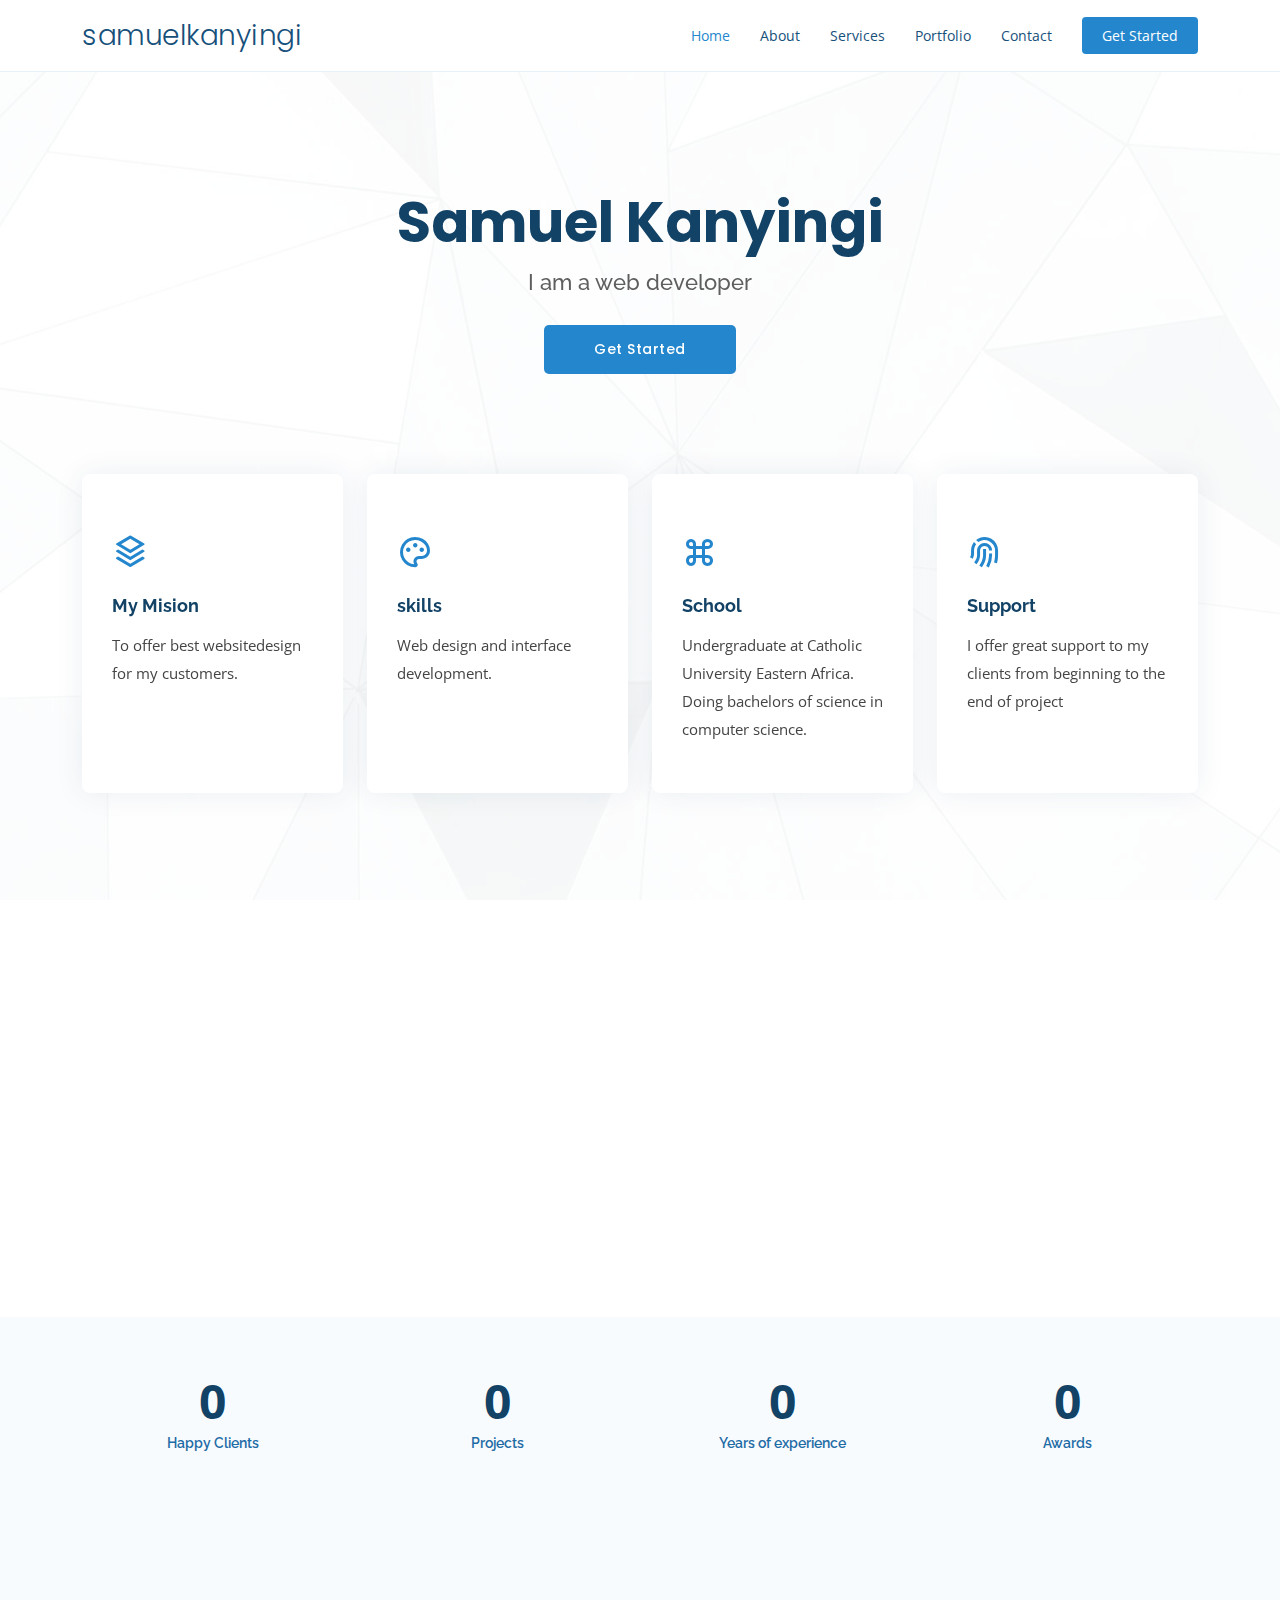
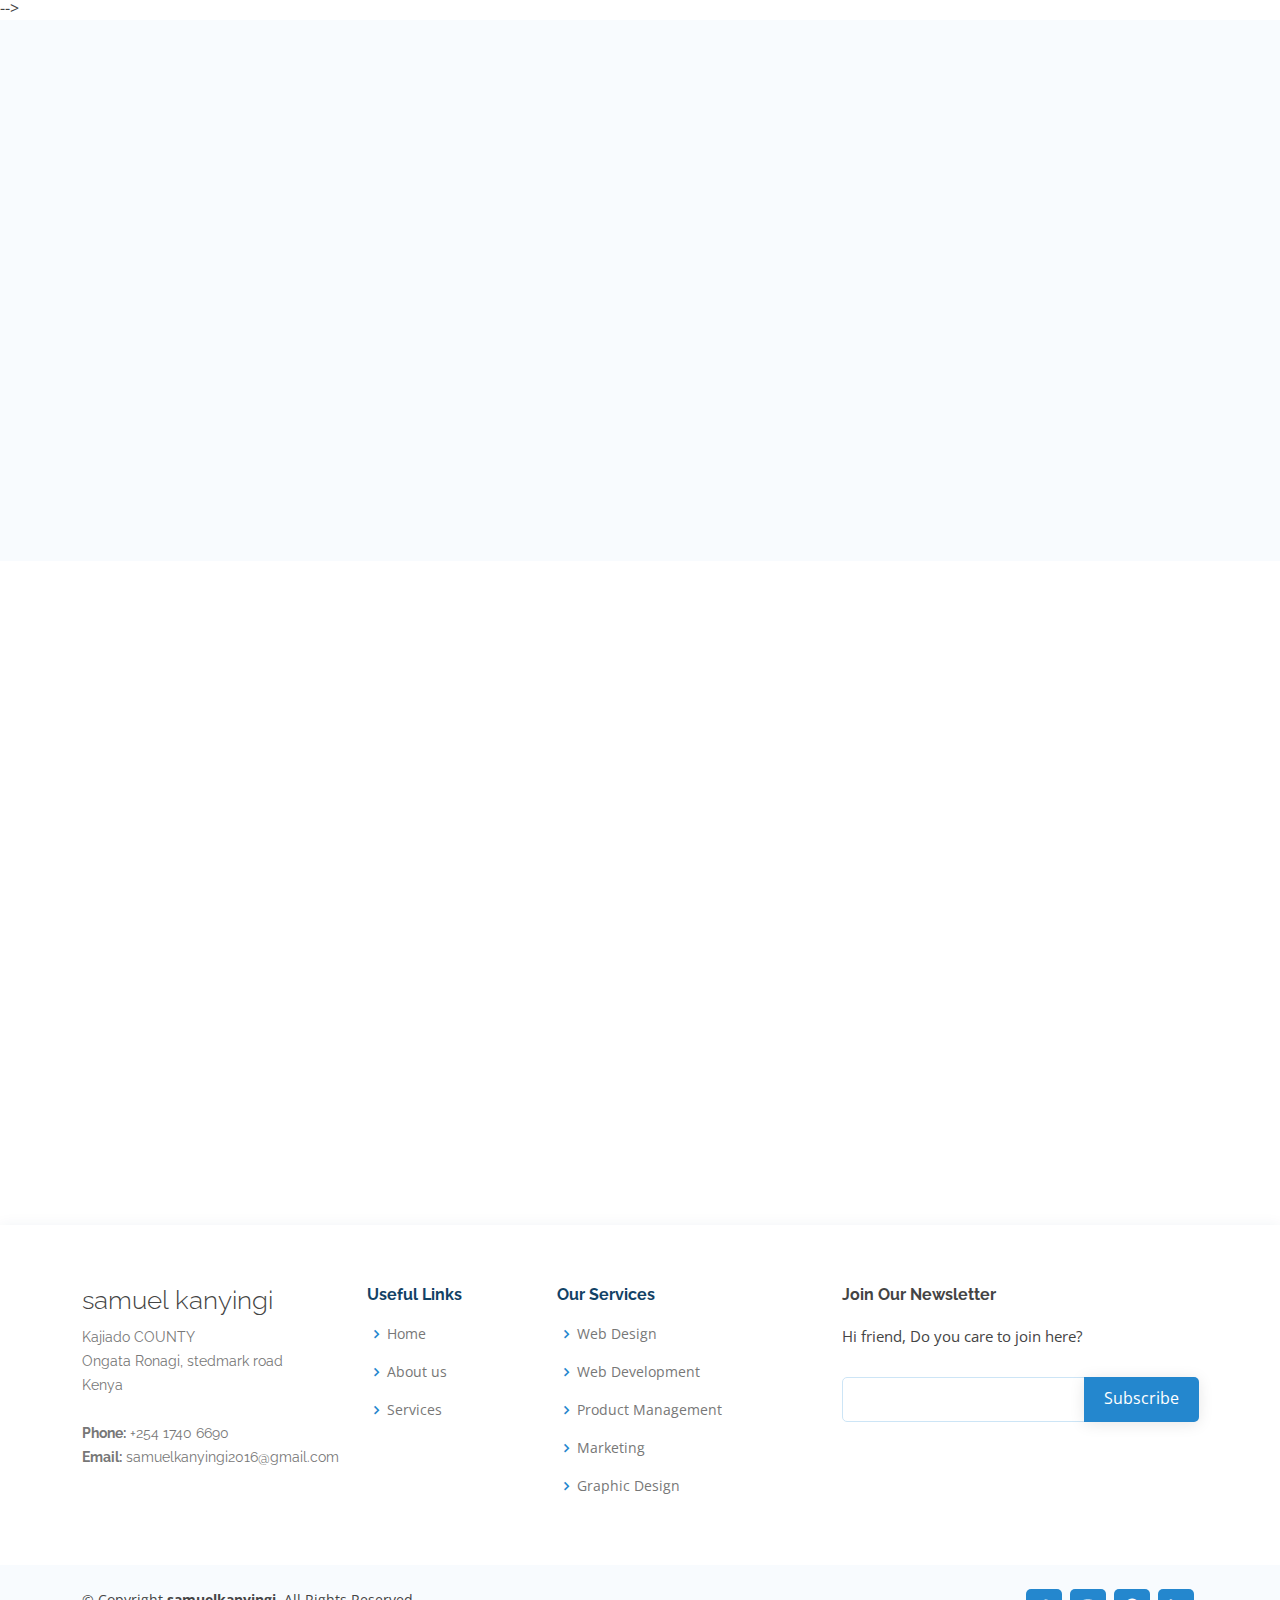
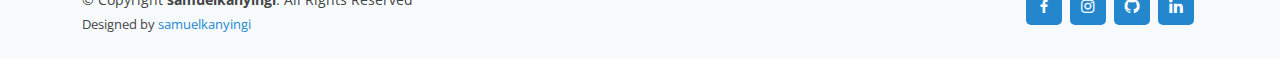
<file: index.html>
<!DOCTYPE html>
<html lang="en">

<head>
  <meta charset="utf-8">
  <meta content="width=device-width, initial-scale=1.0" name="viewport">

  <title>samuelkanyingi </title>
  <meta content="" name="description">
  <meta content="" name="keywords">

  <!-- Favicons -->
  <link href="assets/img/favicon.png" rel="icon">
  <link href="assets/img/apple-touch-icon.png" rel="apple-touch-icon">

  <!-- Google Fonts -->
  <link href="https://fonts.googleapis.com/css?family=Open+Sans:300,300i,400,400i,600,600i,700,700i|Raleway:300,300i,400,400i,500,500i,600,600i,700,700i|Poppins:300,300i,400,400i,500,500i,600,600i,700,700i" rel="stylesheet">

  <!-- Vendor CSS Files -->
  <link href="assets/vendor/aos/aos.css" rel="stylesheet">
  <link href="assets/vendor/bootstrap/css/bootstrap.min.css" rel="stylesheet">
  <link href="assets/vendor/bootstrap-icons/bootstrap-icons.css" rel="stylesheet">
  <link href="assets/vendor/boxicons/css/boxicons.min.css" rel="stylesheet">
  <link href="assets/vendor/glightbox/css/glightbox.min.css" rel="stylesheet">
  <link href="assets/vendor/remixicon/remixicon.css" rel="stylesheet">
  <link href="assets/vendor/swiper/swiper-bundle.min.css" rel="stylesheet">

  <!-- Template Main CSS File -->
  <link href="assets/css/style.css" rel="stylesheet">

  <!-- =======================================================
  * Template Name: OnePage - v4.7.0
  * Template URL: https://bootstrapmade.com/onepage-multipurpose-bootstrap-template/
  * Author: BootstrapMade.com
  * License: https://bootstrapmade.com/license/
  ======================================================== -->
</head>

<body>

  <!-- ======= Header ======= -->
  <header id="header" class="fixed-top">
    <div class="container d-flex align-items-center justify-content-between">

      <h1 class="logo"><a href="index.html">samuelkanyingi</a></h1>
      <!-- Uncomment below if you prefer to use an image logo -->
      <!-- <a href="index.html" class="logo"><img src="assets/img/logo.png" alt="" class="img-fluid"></a>-->

      <nav id="navbar" class="navbar">
        <ul>
          <li><a class="nav-link scrollto active" href="#hero">Home</a></li>
          <li><a class="nav-link scrollto" href="#about">About</a></li>
          <li><a class="nav-link scrollto" href="#services">Services</a></li>
          <li><a class="nav-link scrollto o" href="#portfolio">Portfolio</a></li>
  
         <!-- <li><a class="nav-link scrollto" href="#pricing">Pricing</a></li>  -->
          <!--<li class="dropdown"><a href="#"><span>Menu</span> <i class="bi bi-chevron-down"></i></a>
           <ul>
              <li><a href="#">Home</a></li>
              <li class="dropdown"><a href="#"><span>Menu</span> <i class="bi bi-chevron-right"></i></a>
                <ul>
                  <li><a href="#">Home</a></li>
                  <li><a href="#">Services</a></li>
                  <li><a href="#">About</a></li>
                  <li><a href="#">Services</a></li>
                  <li><a href="#">Portfolio</a></li>
                </ul>
              </li>
              <li><a href="#">About</a></li>
              <li><a href="#">Services</a></li>
              <li><a href="#">Portfolio</a></li>
            </ul> -->
          </li>
          <li><a class="nav-link scrollto" href="#contact">Contact</a></li>
          <li><a class="getstarted scrollto" href="#about">Get Started</a></li>
        </ul>
        <i class="bi bi-list mobile-nav-toggle"></i>
      </nav><!-- .navbar -->

   </div>
  </header><!-- End Header -->

  <!-- ======= Hero Section ======= -->
  <section id="hero" class="d-flex align-items-center">
    <div class="container position-relative" data-aos="fade-up" data-aos-delay="100">
      <div class="row justify-content-center">
        <div class="col-xl-7 col-lg-9 text-center">
          <h1>Samuel Kanyingi</h1>
          <h2>I am a web developer</h2>
        </div>
      </div>
      <div class="text-center">
        <a href="#about" class="btn-get-started scrollto">Get Started</a>
      </div>

      <div class="row icon-boxes">
        <div class="col-md-6 col-lg-3 d-flex align-items-stretch mb-5 mb-lg-0" data-aos="zoom-in" data-aos-delay="200">
          <div class="icon-box">
            <div class="icon"><i class="ri-stack-line"></i></div>
            <h4 class="title"><a href="">My Mision</a></h4>
            <p class="description">To offer best websitedesign for my customers.</p>
          </div>
        </div>

        <div class="col-md-6 col-lg-3 d-flex align-items-stretch mb-5 mb-lg-0" data-aos="zoom-in" data-aos-delay="300">
          <div class="icon-box">
            <div class="icon"><i class="ri-palette-line"></i></div>
            <h4 class="title"><a href="">skills</a></h4>
            <p class="description">Web design and interface development.</p>
          </div>
        </div>

        <div class="col-md-6 col-lg-3 d-flex align-items-stretch mb-5 mb-lg-0" data-aos="zoom-in" data-aos-delay="400">
          <div class="icon-box">
            <div class="icon"><i class="ri-command-line"></i></div>
            <h4 class="title"><a href="">School</a></h4>
            <p class="description"> Undergraduate at Catholic University Eastern Africa.</p>
            <p class="description"> Doing bachelors of science in computer science.</p>

          </div>
        </div>

        <div class="col-md-6 col-lg-3 d-flex align-items-stretch mb-5 mb-lg-0" data-aos="zoom-in" data-aos-delay="500">
          <div class="icon-box">
            <div class="icon"><i class="ri-fingerprint-line"></i></div>
            <h4 class="title"><a href="">Support</a></h4>
            <p class="description">I offer great support to my clients from beginning to the end of project</p>
          </div>
        </div>

      </div>
    </div>
  </section><!-- End Hero -->

  <main id="main">

    <!-- ======= About Section ======= -->
    <section id="about" class="about">
      <div class="container" data-aos="fade-up">

        <div class="section-title">
          <h2>About Us</h2>
          <p>I am a fulltime web developer  who can help you achieve our objectives. </p>
        </div>

        <div class="row content">
          <div class="col-lg-6">
            <p>
              As a web developer i offer various services.Check out below.
              
            </p>
            <ul>
              <li><i class="ri-check-double-line"></i> Website design </li>
              <li><i class="ri-check-double-line"></i> Customer design</li>
              <li><i class="ri-check-double-line"></i> User desig and interface</li>
            </ul>
          </div>
          <div class="col-lg-6 pt-4 pt-lg-0">
            <p>
              We also great customer experience starting from beginning to end of project.
              I am profound in the web industry with at least two years experience.
              Giving our best has been our priority.
            </p>
            <a href="#" class="btn-learn-more">Learn More</a>
          </div>
        </div>

      </div>
    </section><!-- End About Section -->

    <!-- ======= Counts Section ======= -->
    <section id="counts" class="counts section-bg">
      <div class="container">

        <div class="row justify-content-end">

          <div class="col-lg-3 col-md-5 col-6 d-md-flex align-items-md-stretch">
            <div class="count-box">
              <span data-purecounter-start="0" data-purecounter-end="25" data-purecounter-duration="2" class="purecounter"></span>
              <p>Happy Clients</p>
            </div>
          </div>

          <div class="col-lg-3 col-md-5 col-6 d-md-flex align-items-md-stretch">
            <div class="count-box">
              <span data-purecounter-start="0" data-purecounter-end="35" data-purecounter-duration="2" class="purecounter"></span>
              <p>Projects</p>
            </div>
          </div>

          <div class="col-lg-3 col-md-5 col-6 d-md-flex align-items-md-stretch">
            <div class="count-box">
              <span data-purecounter-start="0" data-purecounter-end="20" data-purecounter-duration="2" class="purecounter"></span>
              <p>Years of experience</p>
            </div>
          </div>

          <div class="col-lg-3 col-md-5 col-6 d-md-flex align-items-md-stretch">
            <div class="count-box">
              <span data-purecounter-start="0" data-purecounter-end="1" data-purecounter-duration="2" class="purecounter"></span>
              <p>Awards</p>
            </div>
          </div>

        </div>

      </div>
    </section><!-- End Counts Section -->

    
    </section><!-- End About Video Section -->

    <!-- ======= Clients Section ======= -->
    <section id="clients" class="clients section-bg">
      <div class="container">

        
    

            
         

    <!-- ======= Services Section ======= -->
    <section id="services" class="services section-bg">
      <div class="container" data-aos="fade-up">

        <div class="section-title">
          <h2>Services</h2>
          <p>I offer great customer help to my customers and support.We beat deadlines on time   .</p>
        </div>

        <div class="row">
          <div class="col-lg-4 col-md-6 d-flex align-items-stretch" data-aos="zoom-in" data-aos-delay="100">
            <div class="icon-box iconbox-blue">
              <div class="icon">
                <svg width="100" height="100" viewBox="0 0 600 600" xmlns="http://www.w3.org/2000/svg">
                  <path stroke="none" stroke-width="0" fill="#f5f5f5" d="M300,521.0016835830174C376.1290562159157,517.8887921683347,466.0731472004068,529.7835943286574,510.70327084640275,468.03025145048787C554.3714126377745,407.6079735673963,508.03601936045806,328.9844924480964,491.2728898941984,256.3432110539036C474.5976632858925,184.082847569629,479.9380746630129,96.60480741107993,416.23090153303,58.64404602377083C348.86323505073057,18.502131276798302,261.93793281208167,40.57373210992963,193.5410806939664,78.93577620505333C130.42746243093433,114.334589627462,98.30271207620316,179.96522072025542,76.75703585869454,249.04625023123273C51.97151888228291,328.5150500222984,13.704378332031375,421.85034740162234,66.52175969318436,486.19268352777647C119.04800174914682,550.1803526380478,217.28368757567262,524.383925680826,300,521.0016835830174"></path>
                </svg>
                <i class="bx bxl-dribbble"></i>
              </div>
              <h4><a href="">My virtues</a></h4>
              <p> Honesty,trust,patience,kindness,Humility,transparency,commitment</p>
            </div>
          </div>

          <div class="col-lg-4 col-md-6 d-flex align-items-stretch mt-4 mt-md-0" data-aos="zoom-in" data-aos-delay="200">
            <div class="icon-box iconbox-orange ">
              <div class="icon">
                <svg width="100" height="100" viewBox="0 0 600 600" xmlns="http://www.w3.org/2000/svg">
                  <path stroke="none" stroke-width="0" fill="#f5f5f5" d="M300,582.0697525312426C382.5290701553225,586.8405444964366,449.9789794690241,525.3245884688669,502.5850820975895,461.55621195738473C556.606425686781,396.0723002908107,615.8543463187945,314.28637112970534,586.6730223649479,234.56875336149918C558.9533121215079,158.8439757836574,454.9685369536778,164.00468322053177,381.49747125262974,130.76875717737553C312.15926192815925,99.40240125094834,248.97055460311594,18.661163978235184,179.8680185752513,50.54337015887873C110.5421016452524,82.52863877960104,119.82277516462835,180.83849132639028,109.12597500060166,256.43424936330496C100.08760227029461,320.3096726198365,92.17705696193138,384.0621239912766,124.79988738764834,439.7174275375508C164.83382741302287,508.01625554203684,220.96474134820875,577.5009287672846,300,582.0697525312426"></path>
                </svg>
                <i class="bx bx-file"></i>
              </div>
              <h4><a href="">My Vision</a></h4>
              <p>To be the leading web developer that offer great customer support.</p>
            </div>
          </div>

          <div class="col-lg-4 col-md-6 d-flex align-items-stretch mt-4 mt-lg-0" data-aos="zoom-in" data-aos-delay="300">
            <div class="icon-box iconbox-pink">
              <div class="icon">
                <svg width="100" height="100" viewBox="0 0 600 600" xmlns="http://www.w3.org/2000/svg">
                  <path stroke="none" stroke-width="0" fill="#f5f5f5" d="M300,541.5067337569781C382.14930387511276,545.0595476570109,479.8736841581634,548.3450877840088,526.4010558755058,480.5488172755941C571.5218469581645,414.80211281144784,517.5187510058486,332.0715597781072,496.52539010469104,255.14436215662573C477.37192572678356,184.95920475031193,473.57363656557914,105.61284051026155,413.0603344069578,65.22779650032875C343.27470386102294,18.654635553484475,251.2091493199835,5.337323636656869,175.0934190732945,40.62881213300186C97.87086631185822,76.43348514350839,51.98124368387456,156.15599469081315,36.44837278890362,239.84606092416172C21.716077023791087,319.22268207091537,43.775223500013084,401.1760424656574,96.891909868211,461.97329694683043C147.22146801428983,519.5804099606455,223.5754009179313,538.201503339737,300,541.5067337569781"></path>
                </svg>
                <i class="bx bx-tachometer"></i>
              </div>
              <h4><a href="">Mission</a></h4>
              <p>Make my clients happy through my work.</p>
            </div>
          </div>

          <div class="col-lg-4 col-md-6 d-flex align-items-stretch mt-4" data-aos="zoom-in" data-aos-delay="100">
            <div class="icon-box iconbox-yellow">
              <div class="icon">
                <svg width="100" height="100" viewBox="0 0 600 600" xmlns="http://www.w3.org/2000/svg">
                  <path stroke="none" stroke-width="0" fill="#f5f5f5" d="M300,503.46388370962813C374.79870501325706,506.71871716319447,464.8034551963731,527.1746412648533,510.4981551193396,467.86667711651364C555.9287308511215,408.9015244558933,512.6030010748507,327.5744911775523,490.211057578863,256.5855673507754C471.097692560561,195.9906835881958,447.69079081568157,138.11976852964426,395.19560036434837,102.3242989838813C329.3053358748298,57.3949838291264,248.02791733380457,8.279543830951368,175.87071277845988,42.242879143198664C103.41431057327972,76.34704239035025,93.79494320519305,170.9812938413882,81.28167332365135,250.07896920659033C70.17666984294237,320.27484674793965,64.84698225790005,396.69656628748305,111.28512138212992,450.4950937839243C156.20124167950087,502.5303643271138,231.32542653798444,500.4755392045468,300,503.46388370962813"></path>
                </svg>
                <i class="bx bx-layer"></i>
              </div>
              <h4><a href="">Our offers</a></h4>
              <p>We give discounts rates to our customers who come onboard for the first time.</p>
            </div>
          </div>

          <div class="col-lg-4 col-md-6 d-flex align-items-stretch mt-4" data-aos="zoom-in" data-aos-delay="200">
            <div class="icon-box iconbox-red">
              <div class="icon">
                <svg width="100" height="100" viewBox="0 0 600 600" xmlns="http://www.w3.org/2000/svg">
                  <path stroke="none" stroke-width="0" fill="#f5f5f5" d="M300,532.3542879108572C369.38199826031484,532.3153073249985,429.10787420159085,491.63046689027357,474.5244479745417,439.17860296908856C522.8885846962883,383.3225815378663,569.1668002868075,314.3205725914397,550.7432151929288,242.7694973846089C532.6665558377875,172.5657663291529,456.2379748765914,142.6223662098291,390.3689995646985,112.34683881706744C326.66090330228417,83.06452184765237,258.84405631176094,53.51806209861945,193.32584062364296,78.48882559362697C121.61183558270385,105.82097193414197,62.805066853699245,167.19869350419734,48.57481801355237,242.6138429142374C34.843463184063346,315.3850353017275,76.69343916112496,383.4422959591041,125.22947124332185,439.3748458443577C170.7312796277747,491.8107796887764,230.57421082200815,532.3932930995766,300,532.3542879108572"></path>
                </svg>
                <i class="bx bx-slideshow"></i>
              </div>
              <h4><a href="">Website Design</a></h4>
              <p>We give the best website design to our customers</p>
            </div>
          </div>

          <div class="col-lg-4 col-md-6 d-flex align-items-stretch mt-4" data-aos="zoom-in" data-aos-delay="300">
            <div class="icon-box iconbox-teal">
              <div class="icon">
                <svg width="100" height="100" viewBox="0 0 600 600" xmlns="http://www.w3.org/2000/svg">
                  <path stroke="none" stroke-width="0" fill="#f5f5f5" d="M300,566.797414625762C385.7384707136149,576.1784315230908,478.7894351017131,552.8928747891023,531.9192734346935,484.94944893311C584.6109503024035,417.5663521118492,582.489472248146,322.67544863468447,553.9536738515405,242.03673114598146C529.1557734026468,171.96086150256528,465.24506316201064,127.66468636344209,395.9583748389544,100.7403814666027C334.2173773831606,76.7482773500951,269.4350130405921,84.62216499799875,207.1952322260088,107.2889140133804C132.92018162631612,134.33871894543012,41.79353780512637,160.00259165414826,22.644507872594943,236.69541883565114C3.319112789854554,314.0945973066697,72.72355303640163,379.243833228382,124.04198916343866,440.3218312028393C172.9286146004772,498.5055451809895,224.45579914871206,558.5317968840102,300,566.797414625762"></path>
                </svg>
                <i class="bx bx-arch"></i>
              </div>
              <h4><a href="">User Interface </a></h4>
              <p>Our web layout are tailored to meetour client requirements</p>
            </div>
          </div>

        </div>

      </div>
    </section><!-- End Sevices Section -->

    <!-- ======= Cta Section ======= -->
    <section id="cta" class="cta">
      <div class="container" data-aos="zoom-in">
        <div class="text-center">
          <h3>What are you waiting for?</h3>
          <p> Creating A website has never been easier than before through our great help given to us.</p>
          <a class="cta-btn" href="#">Get a website now!</a>
        </div>
      </div>
    </section><!-- End Cta Section -->

    <!-- ======= Portfolio Section ======= -->
    <section id="portfolio" class="portfolio">
      <div class="container" data-aos="fade-up">

        <div class="section-title">
          <h2>Portfolio</h2>
          <p style="font-size: 20px;"> Check out my projects.During course of time i <br>
            post my projects i have done here so far.<br>
          <!--<a href="index2.html">Business portfolio </a></p>=-->
          <a href="index10.html">Business portfolio </a></p>
          <a href="index9.html">Akan people </a></p>
          <a href="index7.html">Masterpiece </a></p>


          
        </div>

       
        </div>

      </div>
    </section><!-- End Portfolio Section -->

    

       

    

    <!-- ======= Pricing Section ======= 
    <section id="pricing" class="pricing">
      <div class="container" data-aos="fade-up">

        <div class="section-title">
          <h2>Pricing</h2>
          <p>We offer different levels of web design for different individuals.</p>
        </div>

        <div class="row">

          <div class="col-lg-4 col-md-6" data-aos="zoom-im" data-aos-delay="100">
            <div class="box">
              <h3>Free</h3>
              <h4><sup>$</sup>0<span> / month</span></h4>
              <ul>
                <li>Web design</li>
                <li>User interface</li>
                <li>User Graphic design</li>
                <li class="na">No Customer support service</li>
                <li class="na">No Free domain</li>
              </ul>
              <div class="btn-wrap">
                <a href="#" class="btn-buy">Buy Now</a>
              </div>
            </div>
          </div>

          <div class="col-lg-4 col-md-6 mt-4 mt-md-0" data-aos="zoom-in" data-aos-delay="100">
            <div class="box featured">
              <h3>Business</h3>
              <h4><sup>$</sup>19<span> / month</span></h4>
              <ul>
                <li>Web Design</li>
                <li>User interface</li>
                <li>User Graphic Design</li>
                <li>customer support service</li>
                <li class="na">Free domain and Hosting</li>
              </ul>
              <div class="btn-wrap">
                <a href="#" class="btn-buy">Buy Now</a>
              </div>
            </div>
          </div>

          <div class="col-lg-4 col-md-6 mt-4 mt-lg-0" data-aos="zoom-in" data-aos-delay="100">
            <div class="box">
              <h3>Developer</h3>
              <h4><sup>$</sup>29<span> / month</span></h4>
              <ul>
                <li>Web design and interface</li>
                <li>User interface</li>
                <li>Discount rates</li>
                <li>Customer support</li>
                <li>One on one chart</li>
              </ul>
              <div class="btn-wrap">
                <a href="#" class="btn-buy">Buy Now</a>
              </div>
            </div>
          </div>

        </div>

      </div>
    </section><!-- End Pricing Section --> -->

    <!-- ======= Frequently Asked Questions Section ======= -->
    <section id="faq" class="faq section-bg">
      <div class="container" data-aos="fade-up">

        <div class="section-title">
          <h2>Frequently Asked Questions</h2>
          <p>You may have may questions while searching this website .</p>
        </div>

        <div class="faq-list">
          <ul>
            <li data-aos="fade-up">
              <i class="bx bx-help-circle icon-help"></i> <a data-bs-toggle="collapse" class="collapse" data-bs-target="#faq-list-1">Why should i pay while you have free offer? <i class="bx bx-chevron-down icon-show"></i><i class="bx bx-chevron-up icon-close"></i></a>
              <div id="faq-list-1" class="collapse show" data-bs-parent=".faq-list">
                <p>
                   On free plan you are limited from unlocking full potentials of our services.
                </p>
              </div>
            </li>

            <li data-aos="fade-up" data-aos-delay="100">
              <i class="bx bx-help-circle icon-help"></i> <a data-bs-toggle="collapse" data-bs-target="#faq-list-2" class="collapsed">Who is this for? <i class="bx bx-chevron-down icon-show"></i><i class="bx bx-chevron-up icon-close"></i></a>
              <div id="faq-list-2" class="collapse" data-bs-parent=".faq-list">
                <p>
                  If you are aspiring to connect to the world for any business or just ineracting then its for you.
                </p>
              </div>
            </li>

            <li data-aos="fade-up" data-aos-delay="200">
              <i class="bx bx-help-circle icon-help"></i> <a data-bs-toggle="collapse" data-bs-target="#faq-list-3" class="collapsed">Do you give disconts rates? <i class="bx bx-chevron-down icon-show"></i><i class="bx bx-chevron-up icon-close"></i></a>
              <div id="faq-list-3" class="collapse" data-bs-parent=".faq-list">
                <p>
                  We give discounts to all our first time customers.
                </p>
              </div>
            </li>

            

            

          </ul>
        </div>

      </div>
    </section><!-- End Frequently Asked Questions Section -->

    <!-- ======= Contact Section ======= -->
    <section id="contact" class="contact">
      <div class="container" data-aos="fade-up">

        <div class="section-title">
          <h2>Contact</h2>
          <p>Fell free to contact me anytime.</p>
        </div>

       

        <div class="row mt-5">

          <div class="col-lg-4">
            <div class="info">
              <div class="address">
                <i class="bi bi-geo-alt"></i>
                <h4>Location:</h4>
                <p>Ongata Ronagi, kajiado county, </p>
              </div>

              <div class="email">
                <i class="bi bi-envelope"></i>
                <h4>Email:</h4>
                <p>info@example.com</p>
              </div>

              <div class="phone">
                <i class="bi bi-phone"></i>
                <h4>Call:</h4>
                <p>+254 589 558 456</p>
              </div>

            </div>

          </div>

          <div class="col-lg-8 mt-5 mt-lg-0">

            <form action="forms/contact.php" method="post" role="form" class="php-email-form">
              <div class="row">
                <div class="col-md-6 form-group">
                  <input type="text" name="name" class="form-control" id="name" placeholder="Your Name" required>
                </div>
                <div class="col-md-6 form-group mt-3 mt-md-3">
                  <input type="email" class="form-control" name="email" id="email" placeholder="Your Email" required>
                </div>
              </div>
              <div class="form-group mt-3">
                <input type="text" class="form-control" name="subject" id="subject" placeholder="Subject" required>
              </div>
              <div class="form-group mt-3">
                <textarea class="form-control" name="message" rows="5" placeholder="Message" required></textarea>
              </div>
              <div class="my-3">
                <div class="loading">Loading</div>
                <div class="error-message"></div>
                <div class="sent-message">Your message has been sent. Thank you!</div>
              </div>
              <div class="text-center"><button type="submit">Send Message</button></div>
            </form>

          </div>

        </div>

      </div>
    </section><!-- End Contact Section -->

  </main><!-- End #main -->

  <!-- ======= Footer ======= -->
  <footer id="footer">

    <div class="footer-top">
      <div class="container">
        <div class="row">

          <div class="col-lg-3 col-md-6 footer-contact">
            <h3>samuel kanyingi</h3>
            <p>Kajiado COUNTY <br>
              Ongata Ronagi, stedmark road<br>
              Kenya <br><br>
              <strong>Phone:</strong> +254 1740 6690 <br>
              <strong>Email:</strong> samuelkanyingi2016@gmail.com<br>
            </p>
          </div>

          <div class="col-lg-2 col-md-6 footer-links">
            <h4>Useful Links</h4>
            <ul>
              <li><i class="bx bx-chevron-right"></i> <a href="#">Home</a></li>
              <li><i class="bx bx-chevron-right"></i> <a href="#">About us</a></li>
              <li><i class="bx bx-chevron-right"></i> <a href="#">Services</a></li>
            </ul>
          </div>

          <div class="col-lg-3 col-md-6 footer-links">
            <h4>Our Services</h4>
            <ul>
              <li><i class="bx bx-chevron-right"></i> <a href="#">Web Design</a></li>
              <li><i class="bx bx-chevron-right"></i> <a href="#">Web Development</a></li>
              <li><i class="bx bx-chevron-right"></i> <a href="#">Product Management</a></li>
              <li><i class="bx bx-chevron-right"></i> <a href="#">Marketing</a></li>
              <li><i class="bx bx-chevron-right"></i> <a href="#">Graphic Design</a></li>
            </ul>
          </div>

          <div class="col-lg-4 col-md-6 footer-newsletter">
            <h4>Join Our Newsletter</h4>
            <p>Hi friend, Do you care to join here?</p>
            <form action="" method="post">
              <input type="email" name="email"><input type="submit" value="Subscribe">
            </form>
          </div>

        </div>
      </div>
    </div>

    <div class="container d-md-flex py-4">

      <div class="me-md-auto text-center text-md-start">
        <div class="copyright">
          &copy; Copyright <strong><span>samuelkanyingi</span></strong>. All Rights Reserved
        </div>
        <div class="credits">
          <!-- All the links in the footer should remain intact. -->
          <!-- You can delete the links only if you purchased the pro version. -->
          <!-- Licensing information: https://bootstrapmade.com/license/ -->
          <!-- Purchase the pro version with working PHP/AJAX contact form: https://bootstrapmade.com/onepage-multipurpose-bootstrap-template/ -->
          Designed by <a href="#">samuelkanyingi</a>
        </div>
      </div>
      <div class="social-links text-center text-md-right pt-3 pt-md-0">
        
        <a href="https://www.facebook.com/samuelkanyingi" class="facebook"><i class="bx bxl-facebook"></i></a>
        <a href="https://www.instagram.com/xmlinkmain" class="instagram"><i class="bx bxl-instagram"></i></a>
        <a href="https://www.github.com/samuelkanyingi" class="github"><i class="bx bxl-github"></i></a>
        <a href="https://www.linkedIn.com/feed/?trk=homepage-basic_google-one-tap-submit" class="linkedin"><i class="bx bxl-linkedin"></i></a>
      </div>
    </div>
  </footer><!-- End Footer -->

  <div id="preloader"></div>
  <a href="#" class="back-to-top d-flex align-items-center justify-content-center"><i class="bi bi-arrow-up-short"></i></a>

  <!-- Vendor JS Files -->
  <script src="assets/vendor/purecounter/purecounter.js"></script>
  <script src="assets/vendor/aos/aos.js"></script>
  <script src="assets/vendor/bootstrap/js/bootstrap.bundle.min.js"></script>
  <script src="assets/vendor/glightbox/js/glightbox.min.js"></script>
  <script src="assets/vendor/isotope-layout/isotope.pkgd.min.js"></script>
  <script src="assets/vendor/swiper/swiper-bundle.min.js"></script>
  <script src="assets/vendor/php-email-form/validate.js"></script>

  <!-- Template Main JS File -->
  <script src="assets/js/main.js"></script>

</body>

</html>
</file>
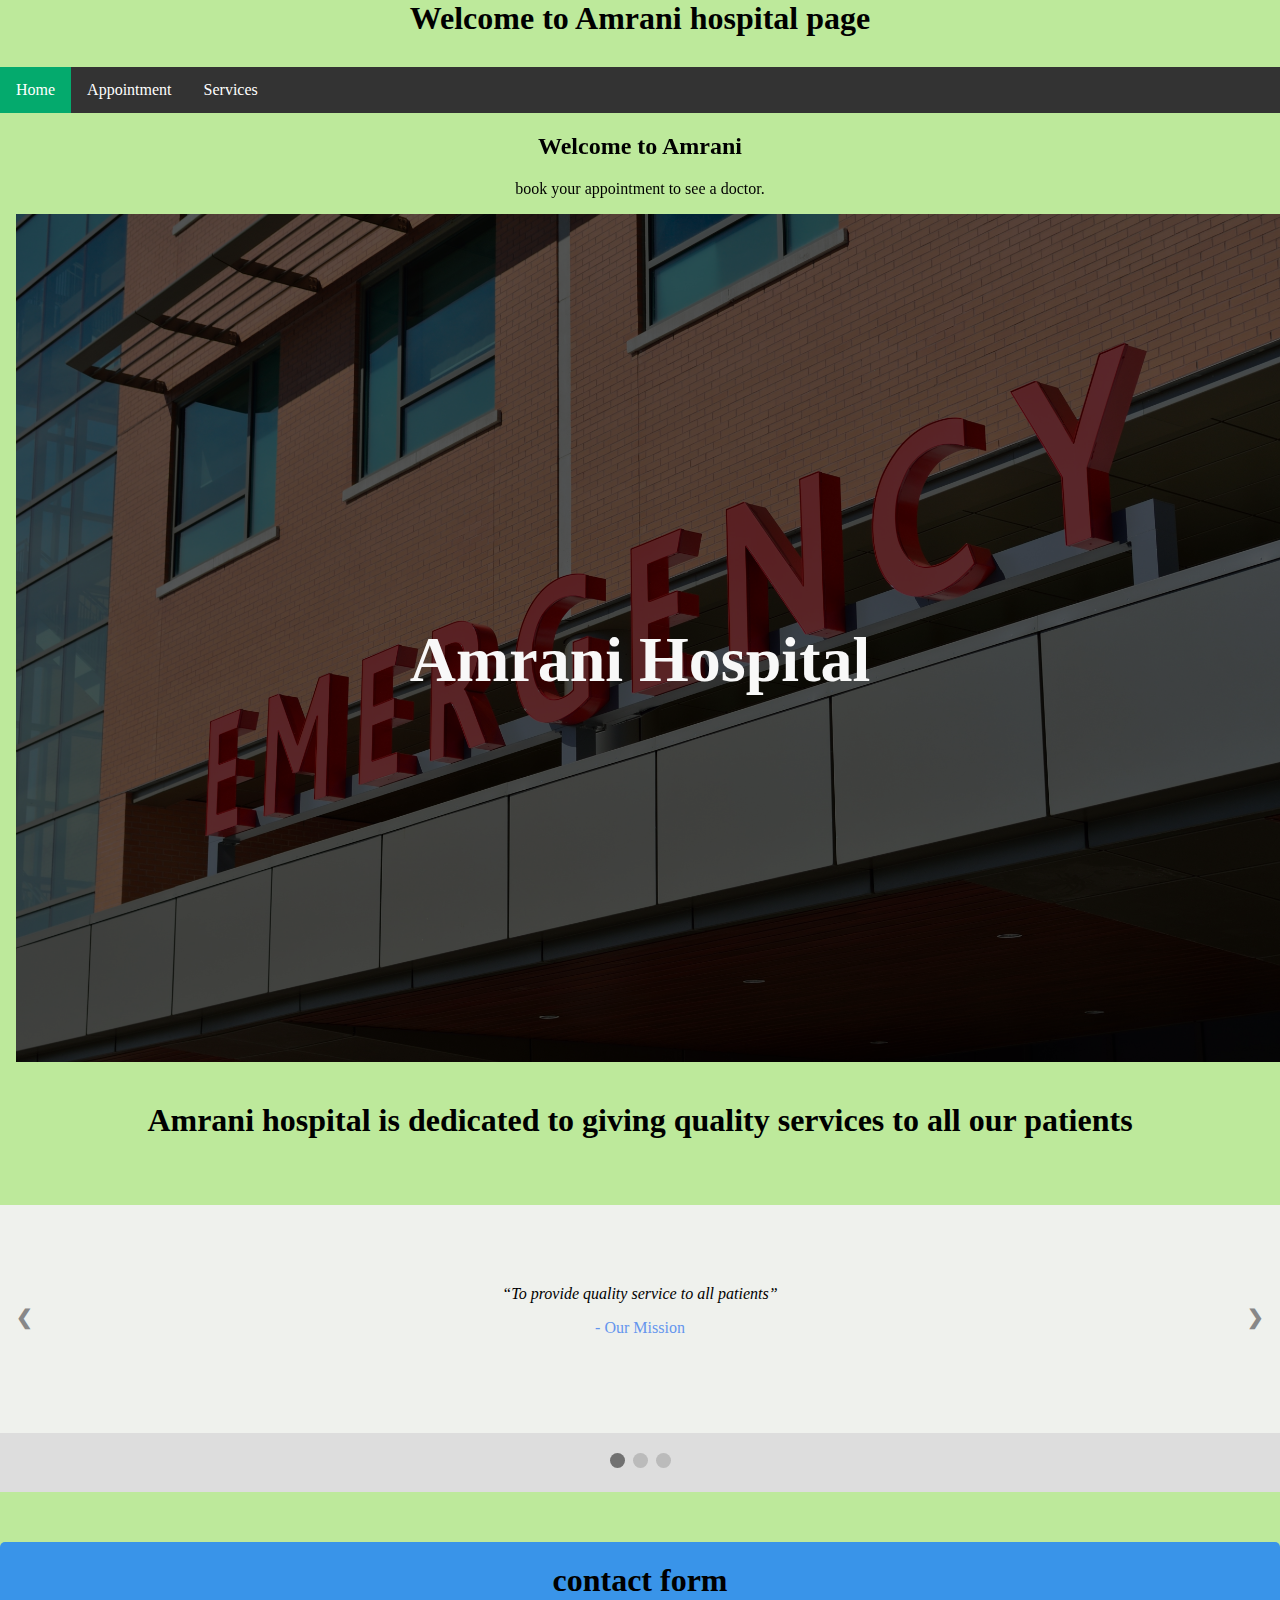
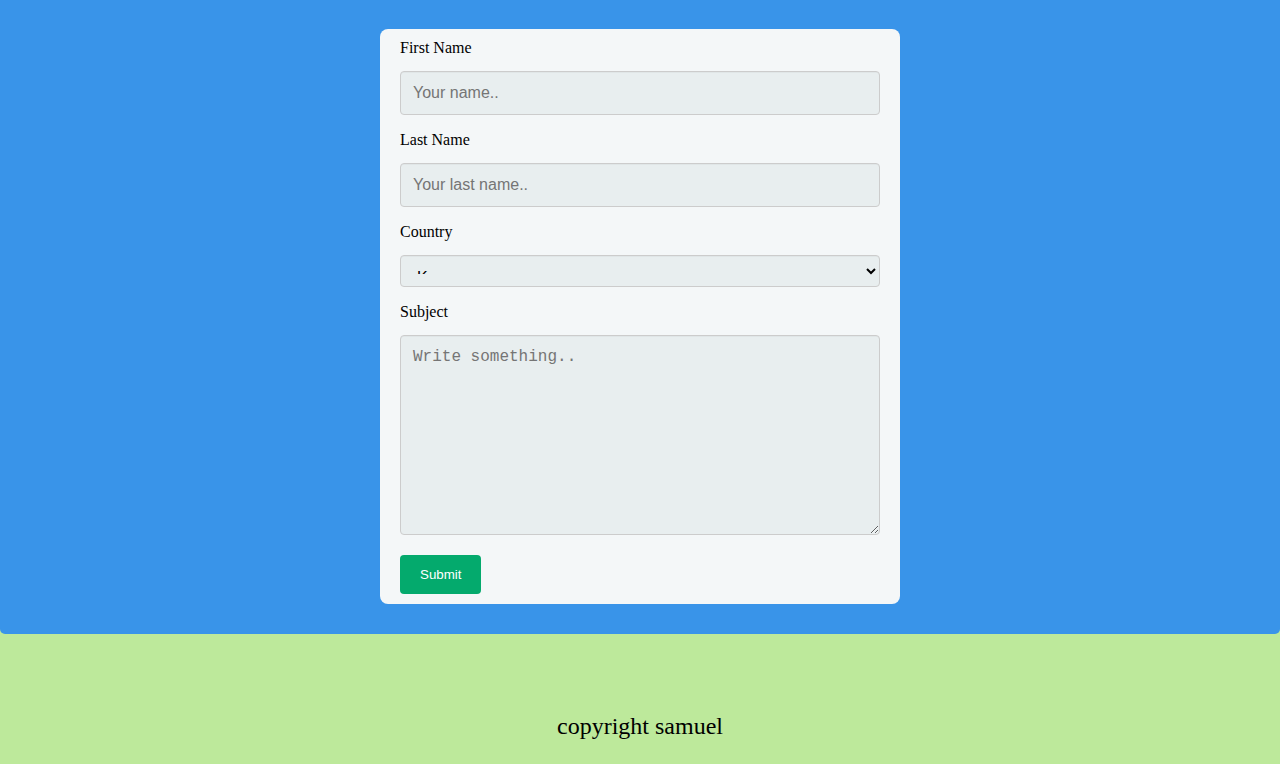
<file: index7.html>
<!DOCTYPE html>
<html>

<head>
  <meta charset='utf-8'>
  <meta http-equiv='X-UA-Compatible' content='IE=edge'>
  <title>hospital</title>
  <meta name='viewport' content='width=device-width, initial-scale=1'>
  <meta name="viewport" content="width=device-width, initial-scale=1.0">
  <link rel='stylesheet' type='text/css' media='screen' href='asset/styles.css'>
  <script src='asset/main.js'></script>
  <style>
    body {
      margin: 0;
    }

    ul.topnav {
      list-style-type: none;
      margin: 0;
      padding: 0;
      overflow: hidden;
      background-color: #333;
      position: -webkit-sticky;
      /*position: sticky;*/
      top: 0;
    }

    ul.topnav li {
      float: left;
    }

    ul.topnav li a {
      display: block;
      color: white;
      text-align: center;
      padding: 14px 16px;
      text-decoration: none;
    }

    ul.topnav li a:hover:not(.active) {
      background-color: #111;
    }

    ul.topnav li a.active {
      background-color: #04AA6D;
    }

    ul.topnav li.right {
      float: right;
    }

    @media screen and (max-width: 600px) {

      ul.topnav li.right,
      ul.topnav li {
        float: none;
      }
    }

    li.dropdown {
      display: inline-block;
    }

    .far {
      filter: brightness(35%);
    }

    .centered {
      position: absolute;
      top: 50%;
      left: 50%;
      transform: translate(-50%, -50%);
      text-align: center;
      font-size: 70px;
      color: rgb(248, 248, 248);
      margin-top: 250px;
    }

    .centere {
      margin-top: 40px;
    }

    .bon {
      background-color: black;
      color: white;
    }
  </style>
</head>

<body>
  <h1>Welcome to Amrani hospital page </h1>
  <ul class="topnav">
    <li><a class="active" href="#home">Home</a></li>
    <li><a href="book.html">Appointment</a></li>
    <!--<li><a href="#contact">Contact</a></li>-->
    <li><a href="services.html">Services</a></li>

    <!--<li class="right"><a href="#about">About</a></li> -->
  </ul>

  <div class="far" style="padding:0 16px; text-align: center;">
    <h2>Welcome to Amrani</h2>

    <p>book your appointment to see a doctor.</p>
    <div class="bon"></div>
    <!--<a href="appointment.html">appointmentform</a>-->
    <img class="img-fluid" src="hos1.jpg"  alt="hos"  style="width:100vw; height:auto;" >
  </div>
  </div>
  <div class="centered">
    <h4 style="font-size: 5vw;">Amrani Hospital</h4><br>
  </div><br><br>

  <h1>Amrani hospital is dedicated to giving quality services to all our patients</h1> <br> <br>





  <!-- Slideshow container -->
  <div class="slideshow-container">

    <!-- Full-width slides/quotes -->
    <div class="mySlides">
      <q>To provide quality service to all patients</q>
      <p class="author">- Our Mission</p>
    </div>

    <div class="mySlides">
      <q>To be the leading hospital in providing best healthcare country-wide</q>

      <p class="author">- Our Vision</p>
    </div>

    <div class="mySlides">
      <q>To service all patients with best healthcare.</q>
      <p class="author">- Our goals</p>
    </div>

    <!-- Next/prev buttons -->
    <a class="prev" onclick="plusSlides(-1)">&#10094;</a>
    <a class="next" onclick="plusSlides(1)">&#10095;</a>
  </div>

  <!-- Dots/bullets/indicators -->
  <div class="dot-container">
    <span class="dot" onclick="currentSlide(1)"></span>
    <span class="dot" onclick="currentSlide(2)"></span>
    <span class="dot" onclick="currentSlide(3)"></span>
  </div>
<script>
  var slideIndex = 1;
showSlides(slideIndex);

function plusSlides(n) {
  showSlides(slideIndex += n);
}

function currentSlide(n) {
  showSlides(slideIndex = n);
}

function showSlides(n) {
  var i;
  var slides = document.getElementsByClassName("mySlides");
  var dots = document.getElementsByClassName("dot");
  if (n > slides.length) {slideIndex = 1}
    if (n < 1) {slideIndex = slides.length}
    for (i = 0; i < slides.length; i++) {
      slides[i].style.display = "none";
    }
    for (i = 0; i < dots.length; i++) {
      dots[i].className = dots[i].className.replace(" active", "");
    }
  slides[slideIndex-1].style.display = "block";
  dots[slideIndex-1].className += " active";
}
</script>
<!--
  ---footer section--
  <div id="wrapper">
    <div id="footer">
      <div class="footerFloat">
        <h4><b>My ACOUNT</b></h4>
        <p>sign in</p>
        <p>register</p>
        <p>doctorstories</p>
      </div>
      <div class="footerFloat">
        <h4><b>care</b></h4>
        <p>about us</p>
        <p>services</p>
        <p>policy</p>

      </div>
      <div class="footerFloat">
        <h4><b>Amrani</b></h4>
        <p>services</p>
        <p>Our goals</p>
        <p>prices</p>

      </div>
      <div class="footerFloat">
        <h4><b>contact us</b></h4>
        <p>Amrani@gmail.com</p>
        <p>0702373546</p>
        <p>+2547001002</p>
      </div>
      <div class="footerFloat">
        <h4><b>HELP</b></h4>
        <p>serives</p>
        <p>workbook</p>
        <p>work expertise</p>

      </div>

    </div> -->
<!--contact form-->
    <div class="container">
      <center><h1>contact form</h1></center>
      <form action="index11.html" method="POST">
    
        <label for="fname">First Name</label>
        <input type="text" id="fname" name="firstname" placeholder="Your name.." >
    
        <label for="lname">Last Name</label>
        <input type="text" id="lname" name="lastname" placeholder="Your last name..">
    
        <label for="country">Country</label>
        <select id="country" name="country">
          <option value="australia">Kenya</option>
          <option value="canada">Uganda</option>
          <option value="usa">Tanzania</option>
        </select>
    
        <label for="subject">Subject</label>
        <textarea id="subject" name="subject" placeholder="Write something.." style="height:200px"></textarea>
    
        <input type="submit"  value="Submit">
    
      </form>
    </div>
    <footer class="foot">
      <p>copyright samuel </p>
    </footer>
</body>

</html>
</file>
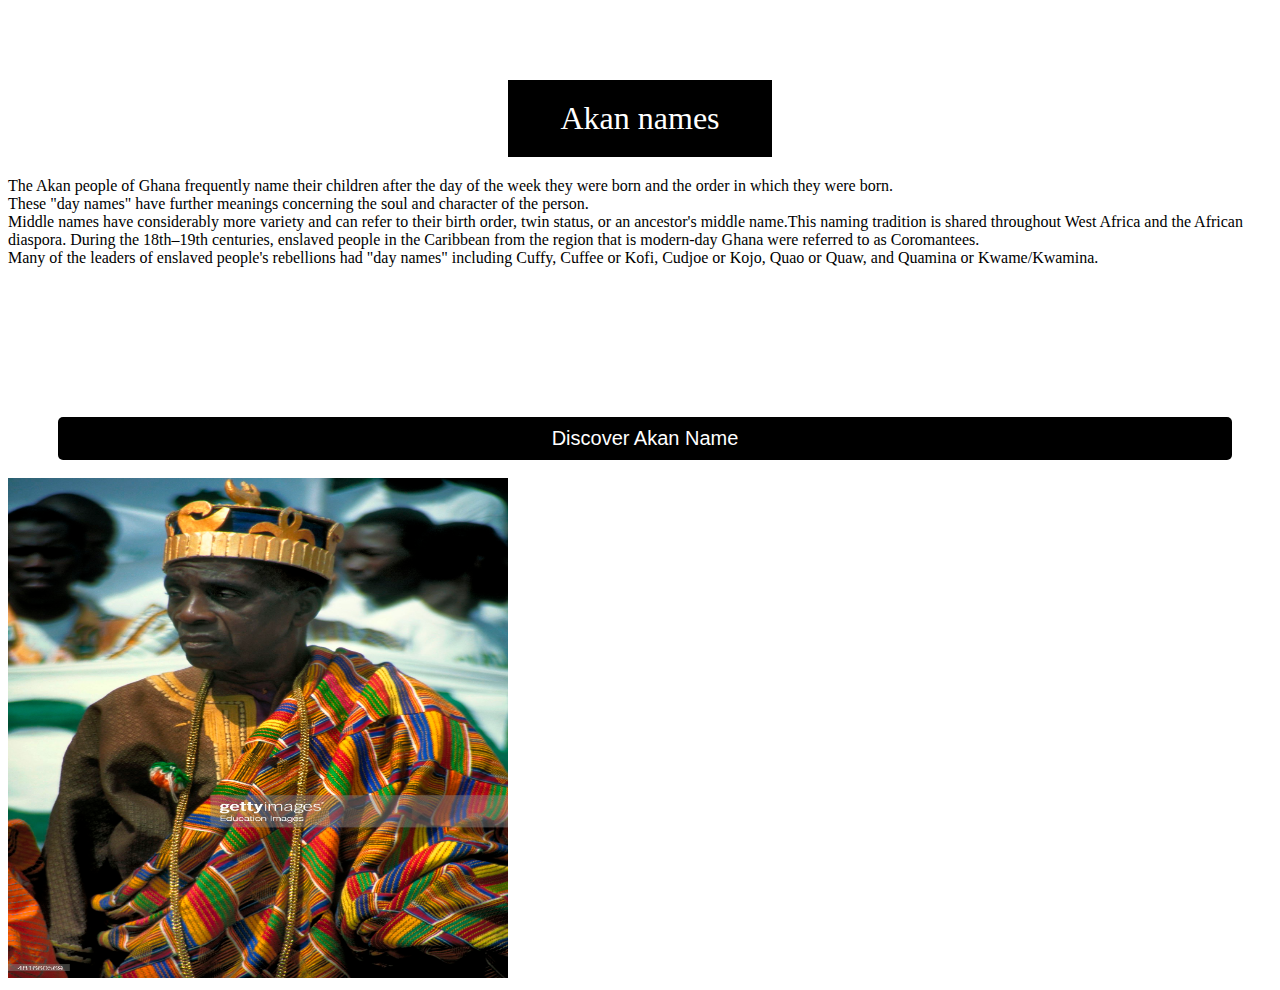
<file: index9.html>
<!DOCTYPE html>
<head>
    <meta charset="utf-8">
    <meta name="viewport" content="width=device-width, initial-scale=1">
    <title>
javascript
    </title>
    <link href="Assets/css/style.css">
    <link href="https://cdn.jsdelivr.net/npm/bootstrap@5.0.2/dist/css/bootstrap.min.css" rel="stylesheet" integrity="sha384-EVSTQN3/azprG1Anm3QDgpJLIm9Nao0Yz1ztcQTwFspd3yD65VohhpuuCOmLASjC" crossorigin="anonymous">
<link href="Assets/loops/main.js">
    <style>
        .right{
    float:none;
    font-size: xx-large; 
    margin:20px;
    margin-top: 80px;
    text-align: center;
    color:white;
    background-color: black;
    padding-bottom: 20px;
    padding-top:20px;
    margin-left: 500px;
    margin-right:500px;
    border: 5px;

 }
 .caption{
        display :block;
        margin-top:80px;
        margin-left:50px;
        margin-right:40px;
        outline:0px;
        text-decoration: none;
        background-color:black;
        color:white;
        text-align:center;
        padding-bottom: 10px;
        font-size: 20px;
        font-family: sans-serif;
        font-weight: 400;
        border-radius: 5px;
        padding-top: 10px;
        padding-left:100px;
        padding-right:100px;
        }
    </style>
</head>

<body>
  
    <div class="right">Akan names</div>
        <div class="container">
            <div class="row">
                <div class="col-md-6">
                    <p>The Akan people of Ghana frequently name their children after the day of the week they were born and the order in which they were born. <br>These "day names" have further meanings concerning the soul and character of the person. <br>Middle names have considerably more variety and can refer to their birth order, twin status, or an ancestor's middle name.This naming tradition is shared throughout West Africa and the African diaspora. During the 18th–19th centuries, enslaved people in the Caribbean from the region that is modern-day Ghana were referred to as Coromantees.<br> Many of the leaders of enslaved people's rebellions had "day names" including Cuffy, Cuffee or Kofi, Cudjoe or Kojo, Quao or Quaw, and Quamina or Kwame/Kwamina.</p><br><br><br>
                    <a style = "text-decoration: none" href="main.html" ><span class="caption ">Discover Akan Name</span>  </a> <br> 
                </div>
                <div class="col-md-6">
            <img src="akan.jpg" alt="akan people" width="500px" height="500px" >
         </div>
            </div>
        </div>

    

<!--
<a style button type="button" class="btn btn-info"href="main.html">discover akan name</button>
-->
   

<!--
<div>
    <h4>females</h4>
    <l1> sunday- Akosua, Esi</l1><br>
    <l1>monday- Adwoa</l1><br>
    <l1>tuesday- Abena</l1><br>
    <l1>wednesday- Akua</l1><br>
    <l1>thursday- Yaa</l1><br>
    <l1>friday- Afia</l1><br>
    <l1>saturday- Amba, Ama</l1>
</div>
<div>
    <h4> males</h4>
    <l1>sunday- Kwasi</l1><br>
    <l1>monday- Kwadwo</l1><br>
    <l1>tuesday- Kwabena, Ebo</l1><br>
    <l1>wednesday- Kwaku, Yooku</l1><br>
    <l1>thursday- Yaw</l1><br>
    <l1>friday- kofi</l1><br>
    <l1>saturday- Kwame</l1>
</div>
-->
</body>
</html>
</file>
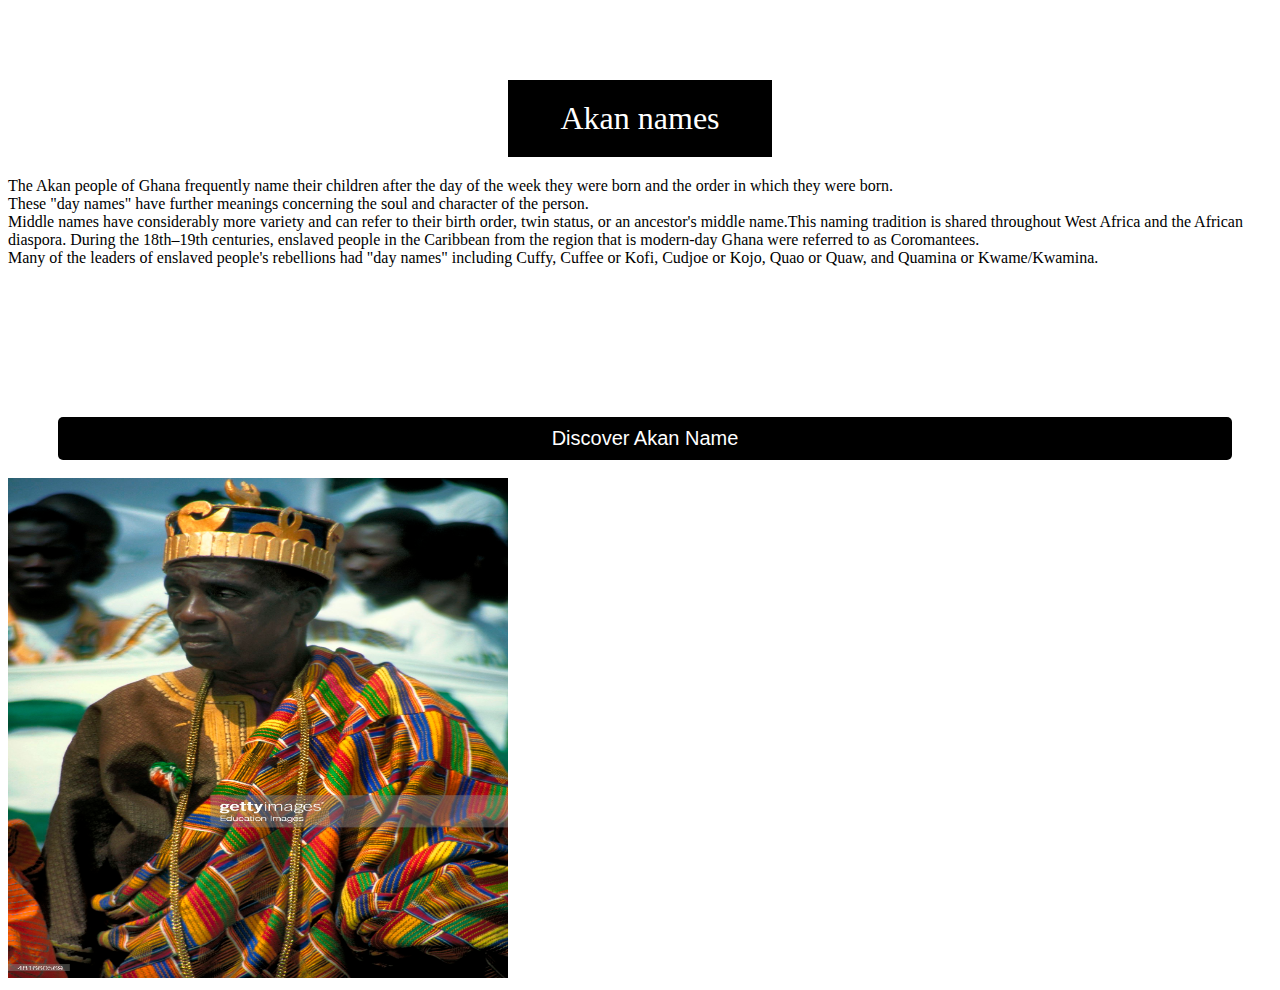
<file: indexx.html>
<!DOCTYPE html>
<head>
    <meta charset="utf-8">
    <meta name="viewport" content="width=device-width, initial-scale=1">
    <title>
javascript
    </title>
    <link href="Assets/css/style.css">
    <link href="https://cdn.jsdelivr.net/npm/bootstrap@5.0.2/dist/css/bootstrap.min.css" rel="stylesheet" integrity="sha384-EVSTQN3/azprG1Anm3QDgpJLIm9Nao0Yz1ztcQTwFspd3yD65VohhpuuCOmLASjC" crossorigin="anonymous">
<link href="Assets/loops/main.js">
    <style>
        .right{
    float:none;
    font-size: xx-large; 
    margin:20px;
    margin-top: 80px;
    text-align: center;
    color:white;
    background-color: black;
    padding-bottom: 20px;
    padding-top:20px;
    margin-left: 500px;
    margin-right:500px;
    border: 5px;

 }
 .caption{
        display :block;
        margin-top:80px;
        margin-left:50px;
        margin-right:40px;
        outline:0px;
        text-decoration: none;
        background-color:black;
        color:white;
        text-align:center;
        padding-bottom: 10px;
        font-size: 20px;
        font-family: sans-serif;
        font-weight: 400;
        border-radius: 5px;
        padding-top: 10px;
        padding-left:100px;
        padding-right:100px;
        }
    </style>
</head>

<body>
  
    <div class="right">Akan names</div>
        <div class="container">
            <div class="row">
                <div class="col-md-6">
                    <p>The Akan people of Ghana frequently name their children after the day of the week they were born and the order in which they were born. <br>These "day names" have further meanings concerning the soul and character of the person. <br>Middle names have considerably more variety and can refer to their birth order, twin status, or an ancestor's middle name.This naming tradition is shared throughout West Africa and the African diaspora. During the 18th–19th centuries, enslaved people in the Caribbean from the region that is modern-day Ghana were referred to as Coromantees.<br> Many of the leaders of enslaved people's rebellions had "day names" including Cuffy, Cuffee or Kofi, Cudjoe or Kojo, Quao or Quaw, and Quamina or Kwame/Kwamina.</p><br><br><br>
                    <a style = "text-decoration: none" href="main.html" ><span class="caption ">Discover Akan Name</span>  </a> <br> 
                </div>
                <div class="col-md-6">
            <img src="Assetss/images/akan.jpg" alt="akan people" width="500px" height="500px" >
         </div>
            </div>
        </div>

    

<!--
<a style button type="button" class="btn btn-info"href="main.html">discover akan name</button>
-->
   

<!--
<div>
    <h4>females</h4>
    <l1> sunday- Akosua, Esi</l1><br>
    <l1>monday- Adwoa</l1><br>
    <l1>tuesday- Abena</l1><br>
    <l1>wednesday- Akua</l1><br>
    <l1>thursday- Yaa</l1><br>
    <l1>friday- Afia</l1><br>
    <l1>saturday- Amba, Ama</l1>
</div>
<div>
    <h4> males</h4>
    <l1>sunday- Kwasi</l1><br>
    <l1>monday- Kwadwo</l1><br>
    <l1>tuesday- Kwabena, Ebo</l1><br>
    <l1>wednesday- Kwaku, Yooku</l1><br>
    <l1>thursday- Yaw</l1><br>
    <l1>friday- kofi</l1><br>
    <l1>saturday- Kwame</l1>
</div>
-->
</body>
</html>
</file>
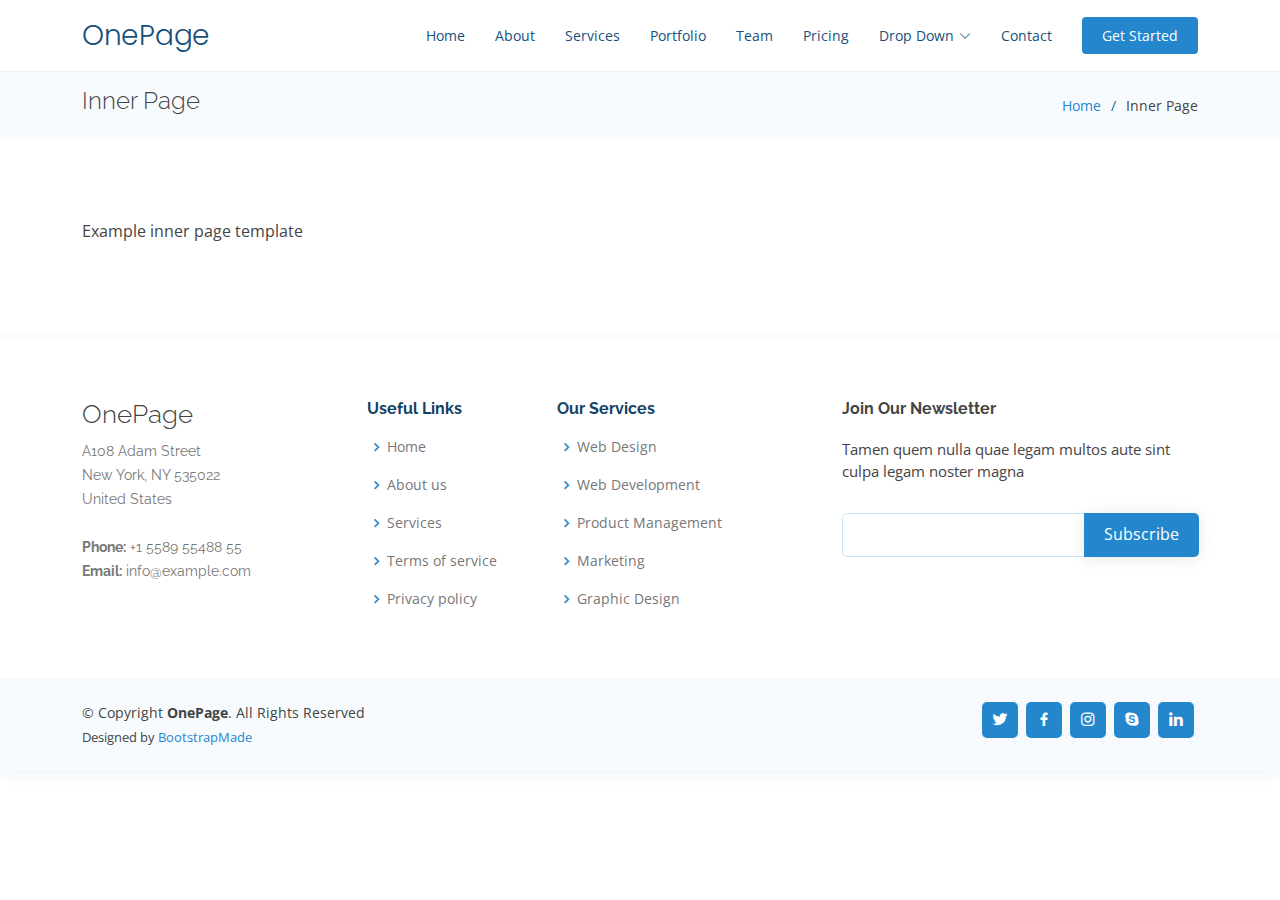
<file: inner-page.html>
<html lang="en">

<head>
  <meta charset="utf-8">
  <meta content="width=device-width, initial-scale=1.0" name="viewport">

  <title>Inner Page - OnePage Bootstrap Template</title>
  <meta content="" name="description">
  <meta content="" name="keywords">

  <!-- Favicons -->
  <link href="assets/img/favicon.png" rel="icon">
  <link href="assets/img/apple-touch-icon.png" rel="apple-touch-icon">

  <!-- Google Fonts -->
  <link href="https://fonts.googleapis.com/css?family=Open+Sans:300,300i,400,400i,600,600i,700,700i|Raleway:300,300i,400,400i,500,500i,600,600i,700,700i|Poppins:300,300i,400,400i,500,500i,600,600i,700,700i" rel="stylesheet">

  <!-- Vendor CSS Files -->
  <link href="assets/vendor/aos/aos.css" rel="stylesheet">
  <link href="assets/vendor/bootstrap/css/bootstrap.min.css" rel="stylesheet">
  <link href="assets/vendor/bootstrap-icons/bootstrap-icons.css" rel="stylesheet">
  <link href="assets/vendor/boxicons/css/boxicons.min.css" rel="stylesheet">
  <link href="assets/vendor/glightbox/css/glightbox.min.css" rel="stylesheet">
  <link href="assets/vendor/remixicon/remixicon.css" rel="stylesheet">
  <link href="assets/vendor/swiper/swiper-bundle.min.css" rel="stylesheet">

  <!-- Template Main CSS File -->
  <link href="assets/css/style.css" rel="stylesheet">

  <!-- =======================================================
  * Template Name: OnePage - v4.7.0
  * Template URL: https://bootstrapmade.com/onepage-multipurpose-bootstrap-template/
  * Author: BootstrapMade.com
  * License: https://bootstrapmade.com/license/
  ======================================================== -->
</head>

<body>

  <!-- ======= Header ======= -->
  <header id="header" class="fixed-top">
    <div class="container d-flex align-items-center justify-content-between">

      <h1 class="logo"><a href="index.html">OnePage</a></h1>
      <!-- Uncomment below if you prefer to use an image logo -->
      <!-- <a href="index.html" class="logo"><img src="assets/img/logo.png" alt="" class="img-fluid"></a>-->

      <nav id="navbar" class="navbar">
        <ul>
          <li><a class="nav-link scrollto " href="#hero">Home</a></li>
          <li><a class="nav-link scrollto" href="#about">About</a></li>
          <li><a class="nav-link scrollto" href="#services">Services</a></li>
          <li><a class="nav-link scrollto o" href="#portfolio">Portfolio</a></li>
          <li><a class="nav-link scrollto" href="#team">Team</a></li>
          <li><a class="nav-link scrollto" href="#pricing">Pricing</a></li>
          <li class="dropdown"><a href="#"><span>Drop Down</span> <i class="bi bi-chevron-down"></i></a>
            <ul>
              <li><a href="#">Drop Down 1</a></li>
              <li class="dropdown"><a href="#"><span>Deep Drop Down</span> <i class="bi bi-chevron-right"></i></a>
                <ul>
                  <li><a href="#">Deep Drop Down 1</a></li>
                  <li><a href="#">Deep Drop Down 2</a></li>
                  <li><a href="#">Deep Drop Down 3</a></li>
                  <li><a href="#">Deep Drop Down 4</a></li>
                  <li><a href="#">Deep Drop Down 5</a></li>
                </ul>
              </li>
              <li><a href="#">Drop Down 2</a></li>
              <li><a href="#">Drop Down 3</a></li>
              <li><a href="#">Drop Down 4</a></li>
            </ul>
          </li>
          <li><a class="nav-link scrollto" href="#contact">Contact</a></li>
          <li><a class="getstarted scrollto" href="#about">Get Started</a></li>
        </ul>
        <i class="bi bi-list mobile-nav-toggle"></i>
      </nav><!-- .navbar -->

    </div>
  </header><!-- End Header -->

  <main id="main">

    <!-- ======= Breadcrumbs ======= -->
    <section class="breadcrumbs">
      <div class="container">

        <div class="d-flex justify-content-between align-items-center">
          <h2>Inner Page</h2>
          <ol>
            <li><a href="index.html">Home</a></li>
            <li>Inner Page</li>
          </ol>
        </div>

      </div>
    </section><!-- End Breadcrumbs -->

    <section class="inner-page">
      <div class="container">
        <p>
          Example inner page template
        </p>
      </div>
    </section>

  </main><!-- End #main -->

  <!-- ======= Footer ======= -->
  <footer id="footer">

    <div class="footer-top">
      <div class="container">
        <div class="row">

          <div class="col-lg-3 col-md-6 footer-contact">
            <h3>OnePage</h3>
            <p>
              A108 Adam Street <br>
              New York, NY 535022<br>
              United States <br><br>
              <strong>Phone:</strong> +1 5589 55488 55<br>
              <strong>Email:</strong> info@example.com<br>
            </p>
          </div>

          <div class="col-lg-2 col-md-6 footer-links">
            <h4>Useful Links</h4>
            <ul>
              <li><i class="bx bx-chevron-right"></i> <a href="#">Home</a></li>
              <li><i class="bx bx-chevron-right"></i> <a href="#">About us</a></li>
              <li><i class="bx bx-chevron-right"></i> <a href="#">Services</a></li>
              <li><i class="bx bx-chevron-right"></i> <a href="#">Terms of service</a></li>
              <li><i class="bx bx-chevron-right"></i> <a href="#">Privacy policy</a></li>
            </ul>
          </div>

          <div class="col-lg-3 col-md-6 footer-links">
            <h4>Our Services</h4>
            <ul>
              <li><i class="bx bx-chevron-right"></i> <a href="#">Web Design</a></li>
              <li><i class="bx bx-chevron-right"></i> <a href="#">Web Development</a></li>
              <li><i class="bx bx-chevron-right"></i> <a href="#">Product Management</a></li>
              <li><i class="bx bx-chevron-right"></i> <a href="#">Marketing</a></li>
              <li><i class="bx bx-chevron-right"></i> <a href="#">Graphic Design</a></li>
            </ul>
          </div>

          <div class="col-lg-4 col-md-6 footer-newsletter">
            <h4>Join Our Newsletter</h4>
            <p>Tamen quem nulla quae legam multos aute sint culpa legam noster magna</p>
            <form action="" method="post">
              <input type="email" name="email"><input type="submit" value="Subscribe">
            </form>
          </div>

        </div>
      </div>
    </div>

    <div class="container d-md-flex py-4">

      <div class="me-md-auto text-center text-md-start">
        <div class="copyright">
          &copy; Copyright <strong><span>OnePage</span></strong>. All Rights Reserved
        </div>
        <div class="credits">
          <!-- All the links in the footer should remain intact. -->
          <!-- You can delete the links only if you purchased the pro version. -->
          <!-- Licensing information: https://bootstrapmade.com/license/ -->
          <!-- Purchase the pro version with working PHP/AJAX contact form: https://bootstrapmade.com/onepage-multipurpose-bootstrap-template/ -->
          Designed by <a href="https://bootstrapmade.com/">BootstrapMade</a>
        </div>
      </div>
      <div class="social-links text-center text-md-right pt-3 pt-md-0">
        <a href="#" class="twitter"><i class="bx bxl-twitter"></i></a>
        <a href="#" class="facebook"><i class="bx bxl-facebook"></i></a>
        <a href="#" class="instagram"><i class="bx bxl-instagram"></i></a>
        <a href="#" class="google-plus"><i class="bx bxl-skype"></i></a>
        <a href="#" class="linkedin"><i class="bx bxl-linkedin"></i></a>
      </div>
    </div>
  </footer><!-- End Footer -->

  <div id="preloader"></div>
  <a href="#" class="back-to-top d-flex align-items-center justify-content-center"><i class="bi bi-arrow-up-short"></i></a>

  <!-- Vendor JS Files -->
  <script src="assets/vendor/purecounter/purecounter.js"></script>
  <script src="assets/vendor/aos/aos.js"></script>
  <script src="assets/vendor/bootstrap/js/bootstrap.bundle.min.js"></script>
  <script src="assets/vendor/glightbox/js/glightbox.min.js"></script>
  <script src="assets/vendor/isotope-layout/isotope.pkgd.min.js"></script>
  <script src="assets/vendor/swiper/swiper-bundle.min.js"></script>
  <script src="assets/vendor/php-email-form/validate.js"></script>

  <!-- Template Main JS File -->
  <script src="assets/js/main.js"></script>

</body>

</html>
</file>
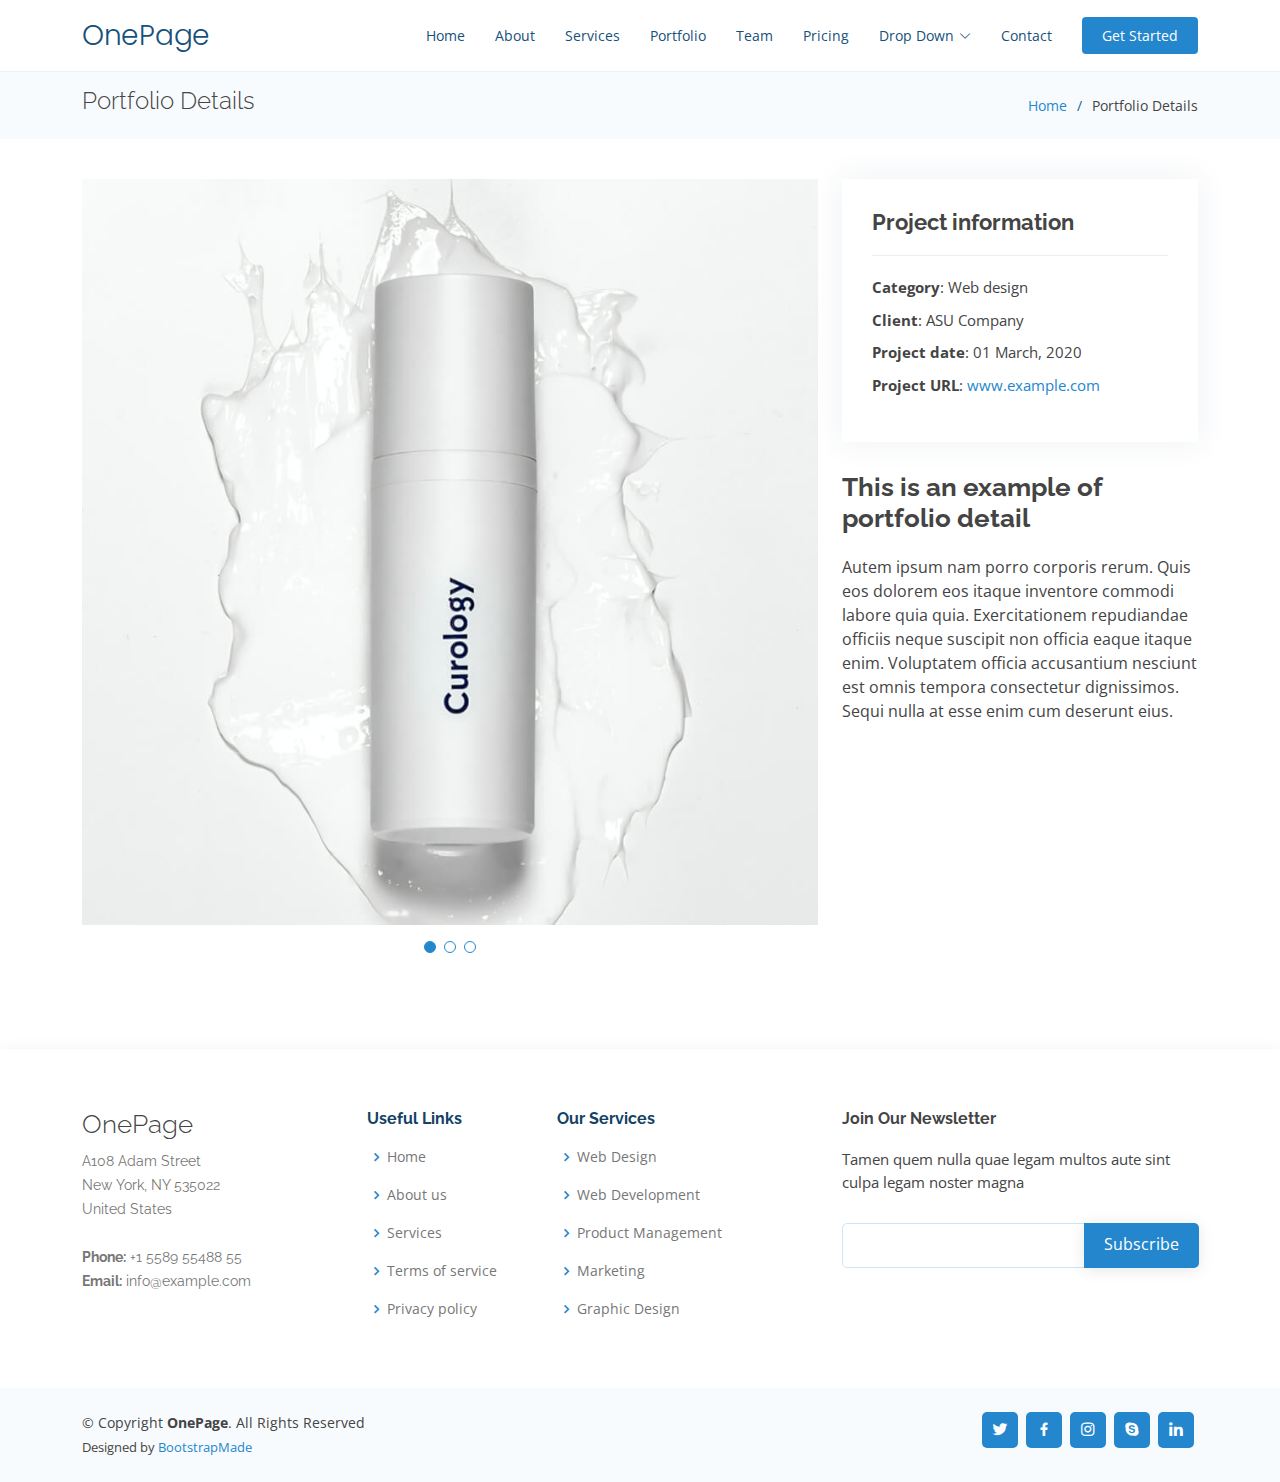
<file: portfolio-details.html>
<!DOCTYPE html>
<html lang="en">

<head>
  <meta charset="utf-8">
  <meta content="width=device-width, initial-scale=1.0" name="viewport">

  <title>Portfolio Details - OnePage Bootstrap Template</title>
  <meta content="" name="description">
  <meta content="" name="keywords">

  <!-- Favicons -->
  <link href="assets/img/favicon.png" rel="icon">
  <link href="assets/img/apple-touch-icon.png" rel="apple-touch-icon">

  <!-- Google Fonts -->
  <link href="https://fonts.googleapis.com/css?family=Open+Sans:300,300i,400,400i,600,600i,700,700i|Raleway:300,300i,400,400i,500,500i,600,600i,700,700i|Poppins:300,300i,400,400i,500,500i,600,600i,700,700i" rel="stylesheet">

  <!-- Vendor CSS Files -->
  <link href="assets/vendor/aos/aos.css" rel="stylesheet">
  <link href="assets/vendor/bootstrap/css/bootstrap.min.css" rel="stylesheet">
  <link href="assets/vendor/bootstrap-icons/bootstrap-icons.css" rel="stylesheet">
  <link href="assets/vendor/boxicons/css/boxicons.min.css" rel="stylesheet">
  <link href="assets/vendor/glightbox/css/glightbox.min.css" rel="stylesheet">
  <link href="assets/vendor/remixicon/remixicon.css" rel="stylesheet">
  <link href="assets/vendor/swiper/swiper-bundle.min.css" rel="stylesheet">

  <!-- Template Main CSS File -->
  <link href="assets/css/style.css" rel="stylesheet">

  <!-- =======================================================
  * Template Name: OnePage - v4.7.0
  * Template URL: https://bootstrapmade.com/onepage-multipurpose-bootstrap-template/
  * Author: BootstrapMade.com
  * License: https://bootstrapmade.com/license/
  ======================================================== -->
</head>

<body>

  <!-- ======= Header ======= -->
  <header id="header" class="fixed-top">
    <div class="container d-flex align-items-center justify-content-between">

      <h1 class="logo"><a href="index.html">OnePage</a></h1>
      <!-- Uncomment below if you prefer to use an image logo -->
      <!-- <a href="index.html" class="logo"><img src="assets/img/logo.png" alt="" class="img-fluid"></a>-->

      <nav id="navbar" class="navbar">
        <ul>
          <li><a class="nav-link scrollto " href="#hero">Home</a></li>
          <li><a class="nav-link scrollto" href="#about">About</a></li>
          <li><a class="nav-link scrollto" href="#services">Services</a></li>
          <li><a class="nav-link scrollto activeo" href="#portfolio">Portfolio</a></li>
          <li><a class="nav-link scrollto" href="#team">Team</a></li>
          <li><a class="nav-link scrollto" href="#pricing">Pricing</a></li>
          <li class="dropdown"><a href="#"><span>Drop Down</span> <i class="bi bi-chevron-down"></i></a>
            <ul>
              <li><a href="#">Drop Down 1</a></li>
              <li class="dropdown"><a href="#"><span>Deep Drop Down</span> <i class="bi bi-chevron-right"></i></a>
                <ul>
                  <li><a href="#">Deep Drop Down 1</a></li>
                  <li><a href="#">Deep Drop Down 2</a></li>
                  <li><a href="#">Deep Drop Down 3</a></li>
                  <li><a href="#">Deep Drop Down 4</a></li>
                  <li><a href="#">Deep Drop Down 5</a></li>
                </ul>
              </li>
              <li><a href="#">Drop Down 2</a></li>
              <li><a href="#">Drop Down 3</a></li>
              <li><a href="#">Drop Down 4</a></li>
            </ul>
          </li>
          <li><a class="nav-link scrollto" href="#contact">Contact</a></li>
          <li><a class="getstarted scrollto" href="#about">Get Started</a></li>
        </ul>
        <i class="bi bi-list mobile-nav-toggle"></i>
      </nav><!-- .navbar -->

    </div>
  </header><!-- End Header -->

  <main id="main">

    <!-- ======= Breadcrumbs ======= -->
    <section id="breadcrumbs" class="breadcrumbs">
      <div class="container">

        <div class="d-flex justify-content-between align-items-center">
          <h2>Portfolio Details</h2>
          <ol>
            <li><a href="index.html">Home</a></li>
            <li>Portfolio Details</li>
          </ol>
        </div>

      </div>
    </section><!-- End Breadcrumbs -->

    <!-- ======= Portfolio Details Section ======= -->
    <section id="portfolio-details" class="portfolio-details">
      <div class="container">

        <div class="row gy-4">

          <div class="col-lg-8">
            <div class="portfolio-details-slider swiper">
              <div class="swiper-wrapper align-items-center">

                <div class="swiper-slide">
                  <img src="assets/img/portfolio/portfolio-1.jpg" alt="">
                </div>

                <div class="swiper-slide">
                  <img src="assets/img/portfolio/portfolio-2.jpg" alt="">
                </div>

                <div class="swiper-slide">
                  <img src="assets/img/portfolio/portfolio-3.jpg" alt="">
                </div>

              </div>
              <div class="swiper-pagination"></div>
            </div>
          </div>

          <div class="col-lg-4">
            <div class="portfolio-info">
              <h3>Project information</h3>
              <ul>
                <li><strong>Category</strong>: Web design</li>
                <li><strong>Client</strong>: ASU Company</li>
                <li><strong>Project date</strong>: 01 March, 2020</li>
                <li><strong>Project URL</strong>: <a href="#">www.example.com</a></li>
              </ul>
            </div>
            <div class="portfolio-description">
              <h2>This is an example of portfolio detail</h2>
              <p>
                Autem ipsum nam porro corporis rerum. Quis eos dolorem eos itaque inventore commodi labore quia quia. Exercitationem repudiandae officiis neque suscipit non officia eaque itaque enim. Voluptatem officia accusantium nesciunt est omnis tempora consectetur dignissimos. Sequi nulla at esse enim cum deserunt eius.
              </p>
            </div>
          </div>

        </div>

      </div>
    </section><!-- End Portfolio Details Section -->

  </main><!-- End #main -->

  <!-- ======= Footer ======= -->
  <footer id="footer">

    <div class="footer-top">
      <div class="container">
        <div class="row">

          <div class="col-lg-3 col-md-6 footer-contact">
            <h3>OnePage</h3>
            <p>
              A108 Adam Street <br>
              New York, NY 535022<br>
              United States <br><br>
              <strong>Phone:</strong> +1 5589 55488 55<br>
              <strong>Email:</strong> info@example.com<br>
            </p>
          </div>

          <div class="col-lg-2 col-md-6 footer-links">
            <h4>Useful Links</h4>
            <ul>
              <li><i class="bx bx-chevron-right"></i> <a href="#">Home</a></li>
              <li><i class="bx bx-chevron-right"></i> <a href="#">About us</a></li>
              <li><i class="bx bx-chevron-right"></i> <a href="#">Services</a></li>
              <li><i class="bx bx-chevron-right"></i> <a href="#">Terms of service</a></li>
              <li><i class="bx bx-chevron-right"></i> <a href="#">Privacy policy</a></li>
            </ul>
          </div>

          <div class="col-lg-3 col-md-6 footer-links">
            <h4>Our Services</h4>
            <ul>
              <li><i class="bx bx-chevron-right"></i> <a href="#">Web Design</a></li>
              <li><i class="bx bx-chevron-right"></i> <a href="#">Web Development</a></li>
              <li><i class="bx bx-chevron-right"></i> <a href="#">Product Management</a></li>
              <li><i class="bx bx-chevron-right"></i> <a href="#">Marketing</a></li>
              <li><i class="bx bx-chevron-right"></i> <a href="#">Graphic Design</a></li>
            </ul>
          </div>

          <div class="col-lg-4 col-md-6 footer-newsletter">
            <h4>Join Our Newsletter</h4>
            <p>Tamen quem nulla quae legam multos aute sint culpa legam noster magna</p>
            <form action="" method="post">
              <input type="email" name="email"><input type="submit" value="Subscribe">
            </form>
          </div>

        </div>
      </div>
    </div>

    <div class="container d-md-flex py-4">

      <div class="me-md-auto text-center text-md-start">
        <div class="copyright">
          &copy; Copyright <strong><span>OnePage</span></strong>. All Rights Reserved
        </div>
        <div class="credits">
          <!-- All the links in the footer should remain intact. -->
          <!-- You can delete the links only if you purchased the pro version. -->
          <!-- Licensing information: https://bootstrapmade.com/license/ -->
          <!-- Purchase the pro version with working PHP/AJAX contact form: https://bootstrapmade.com/onepage-multipurpose-bootstrap-template/ -->
          Designed by <a href="https://bootstrapmade.com/">BootstrapMade</a>
        </div>
      </div>
      <div class="social-links text-center text-md-right pt-3 pt-md-0">
        <a href="#" class="twitter"><i class="bx bxl-twitter"></i></a>
        <a href="#" class="facebook"><i class="bx bxl-facebook"></i></a>
        <a href="#" class="instagram"><i class="bx bxl-instagram"></i></a>
        <a href="#" class="google-plus"><i class="bx bxl-skype"></i></a>
        <a href="#" class="linkedin"><i class="bx bxl-linkedin"></i></a>
      </div>
    </div>
  </footer><!-- End Footer -->

  <div id="preloader"></div>
  <a href="#" class="back-to-top d-flex align-items-center justify-content-center"><i class="bi bi-arrow-up-short"></i></a>

  <!-- Vendor JS Files -->
  <script src="assets/vendor/purecounter/purecounter.js"></script>
  <script src="assets/vendor/aos/aos.js"></script>
  <script src="assets/vendor/bootstrap/js/bootstrap.bundle.min.js"></script>
  <script src="assets/vendor/glightbox/js/glightbox.min.js"></script>
  <script src="assets/vendor/isotope-layout/isotope.pkgd.min.js"></script>
  <script src="assets/vendor/swiper/swiper-bundle.min.js"></script>
  <script src="assets/vendor/php-email-form/validate.js"></script>

  <!-- Template Main JS File -->
  <script src="assets/js/main.js"></script>

</body>

</html>
</file>
<file: asset/styles.css>
/* Slideshow container */
.slideshow-container {
    position: relative;
    background: #f1f1f1f1;
  }
  
  /* Slides */
  .mySlides {
    display: none;
    padding: 80px;
    text-align: center;
  }
  
  /* Next & previous buttons */
  .prev, .next {
    cursor: pointer;
    position: absolute;
    top: 50%;
    width: auto;
    margin-top: -30px;
    padding: 16px;
    color: #888;
    font-weight: bold;
    font-size: 20px;
    border-radius: 0 3px 3px 0;
    user-select: none;
  }
  
  /* Position the "next button" to the right */
  .next {
    position: absolute;
    right: 0;
    border-radius: 3px 0 0 3px;
  }
  
  /* On hover, add a black background color with a little bit see-through */
  .prev:hover, .next:hover {
    background-color: rgba(0,0,0,0.8);
    color: white;
  }
  
  /* The dot/bullet/indicator container */
  .dot-container {
    text-align: center;
    padding: 20px;
    background: #ddd;
  }
  
  /* The dots/bullets/indicators */
  .dot {
    cursor: pointer;
    height: 15px;
    width: 15px;
    margin: 0 2px;
    background-color: #bbb;
    border-radius: 50%;
    display: inline-block;
    transition: background-color 0.6s ease;
  }
  
  /* Add a background color to the active dot/circle */
  .active, .dot:hover {
    background-color: #717171;
  }
  
  /* Add an italic font style to all quotes */
  q {font-style: italic;}
  
  /* Add a blue color to the author */
  .author {color: cornflowerblue;}



  .footerFloat{
   background-color: black;
   color:white;
   float:left;
   padding:50px;
   font-family: Verdana;
   font-size: 20px;
  }


  body
{
	background-color:#BDE99B;
}
#body_header
{

	width:auto;
	margin:0px auto;
	text-align:center;
	font-size:25px;
}
form {
  max-width: 300px;
  margin: 10px auto;
  padding: 10px 20px;
  background: #f4f7f8;
  border-radius: 8px;
}

h1 {
  margin: 0 0 30px 0;
  text-align: center;
}

input[type="text"],
input[type="password"],
input[type="date"],
input[type="datetime"],
input[type="email"],
input[type="number"],
input[type="search"],
input[type="tel"],
input[type="time"],
input[type="url"],
textarea,
select {
  background: rgba(255,255,255,0.1);
  border: none;
  font-size: 16px;
  height: auto;
  margin: auto;
  outline: 0;
  padding: 8px;
  width: 100%;
  background-color: #e8eeef;
  color: black;
  box-shadow: 0 1px 0 rgba(0,0,0,0.03) inset;
  margin-bottom: 30px;
}

input[type="radio"],
input[type="checkbox"]

{
  margin: 0 4px 8px 0;
}

select {
  padding: 6px;
  height: 32px;
  border-radius: 2px;
}

button {
  padding: 19px 39px 18px 39px;
  color: #FFF;
  background-color: #4bc970;
  font-size: 18px;
  text-align: center;
  font-style: normal;
  border-radius: 5px;
  width: 100%;
  border: 1px solid #3ac162;
  border-width: 1px 1px 3px;
  box-shadow: 0 -1px 0 rgba(255,255,255,0.1) inset;
  margin-bottom: 10px;
}

fieldset {
  margin-bottom: 30px;
  border: none;
}

legend {
  font-size: 1.4em;
  margin-bottom: 10px;
}

label {
  display: block;
  margin-bottom: 8px;
}

label.light {
  font-weight: 300;
  display: inline;
}

.number {
  background-color: #5fcf80;
  color: #fff;
  height: 30px;
  width: 30px;
  display: inline-block;
  font-size: 0.8em;
  margin-right: 4px;
  line-height: 30px;
  text-align: center;
  text-shadow: 0 1px 0 rgba(255,255,255,0.2);
  border-radius: 100%;
}



  form {
    max-width: 480px;
  }

.cen {
  text-align: center;
}
.foot{
  text-align: center;
  padding-top: 5px;
  margin-top: 20px;
  font-size: x-large;
}
.img{
  width: 100%;
  height: auto;
}

/* Style inputs with type="text", select elements and textareas */
input[type=text], select, textarea {
  width: 100%; /* Full width */
  padding: 12px; /* Some padding */ 
  border: 1px solid #ccc; /* Gray border */
  border-radius: 4px; /* Rounded borders */
  box-sizing: border-box; /* Make sure that padding and width stays in place */
  margin-top: 6px; /* Add a top margin */
  margin-bottom: 16px; /* Bottom margin */
  resize: vertical /* Allow the user to vertically resize the textarea (not horizontally) */
}

/* Style the submit button with a specific background color etc */
input[type=submit] {
  background-color: #04AA6D;
  color: white;
  padding: 12px 20px;
  border: none;
  border-radius: 4px;
  cursor: pointer;
}

/* When moving the mouse over the submit button, add a darker green color */
input[type=submit]:hover {
  background-color: #45a049;
}

/* Add a background color and some padding around the form */
.container {
  border-radius: 5px;
  background-color: #3994e9;
  padding: 20px;
  margin-top:50px;
  margin-bottom: 50px;
}
.body{
  background-color: #3ac162;
}
.index{
  margin-top: 30px;
  text-align:center;
  font-size: 30px;
}
</file>
<file: assets/css/style.css>
/**
* Template Name: OnePage - v4.7.0
* Template URL: https://bootstrapmade.com/onepage-multipurpose-bootstrap-template/
* Author: BootstrapMade.com
* License: https://bootstrapmade.com/license/
*/

/*--------------------------------------------------------------
# General
--------------------------------------------------------------*/
body {
  font-family: "Open Sans", sans-serif;
  color: #444444;
}

a {
  color: #2487ce;
  text-decoration: none;
}

a:hover {
  color: #469fdf;
  text-decoration: none;
}

h1, h2, h3, h4, h5, h6 {
  font-family: "Raleway", sans-serif;
}

/*--------------------------------------------------------------
# Back to top button
--------------------------------------------------------------*/
.back-to-top {
  position: fixed;
  visibility: hidden;
  opacity: 0;
  right: 15px;
  bottom: 15px;
  z-index: 996;
  background: #2487ce;
  width: 40px;
  height: 40px;
  border-radius: 4px;
  transition: all 0.4s;
}
.back-to-top i {
  font-size: 28px;
  color: #fff;
  line-height: 0;
}
.back-to-top:hover {
  background: #3e9bdd;
  color: #fff;
}
.back-to-top.active {
  visibility: visible;
  opacity: 1;
}

/*--------------------------------------------------------------
# Preloader
--------------------------------------------------------------*/
#preloader {
  position: fixed;
  top: 0;
  left: 0;
  right: 0;
  bottom: 0;
  z-index: 9999;
  overflow: hidden;
  background: #fff;
}

#preloader:before {
  content: "";
  position: fixed;
  top: calc(50% - 30px);
  left: calc(50% - 30px);
  border: 6px solid #2487ce;
  border-top-color: #fff;
  border-bottom-color: #fff;
  border-radius: 50%;
  width: 60px;
  height: 60px;
  -webkit-animation: animate-preloader 1s linear infinite;
  animation: animate-preloader 1s linear infinite;
}

@-webkit-keyframes animate-preloader {
  0% {
    transform: rotate(0deg);
  }
  100% {
    transform: rotate(360deg);
  }
}

@keyframes animate-preloader {
  0% {
    transform: rotate(0deg);
  }
  100% {
    transform: rotate(360deg);
  }
}
/*--------------------------------------------------------------
# Disable aos animation delay on mobile devices
--------------------------------------------------------------*/
@media screen and (max-width: 768px) {
  [data-aos-delay] {
    transition-delay: 0 !important;
  }
}
/*--------------------------------------------------------------
# Header
--------------------------------------------------------------*/
#header {
  transition: all 0.5s;
  background: #fff;
  z-index: 997;
  padding: 15px 0;
  border-bottom: 1px solid #e6f2fb;
}
#header.header-scrolled {
  border-color: #fff;
  box-shadow: 0px 2px 15px rgba(18, 66, 101, 0.08);
}
#header .logo {
  font-size: 28px;
  margin: 0;
  padding: 0;
  line-height: 1;
  font-weight: 300;
  letter-spacing: 0.5px;
  font-family: "Poppins", sans-serif;
}
#header .logo a {
  color: #16507b;
}
#header .logo img {
  max-height: 40px;
}
@media (max-width: 992px) {
  #header .logo {
    font-size: 28px;
  }
}

/*--------------------------------------------------------------
# Navigation Menu
--------------------------------------------------------------*/
/**
* Desktop Navigation 
*/
.navbar {
  padding: 0;
}
.navbar ul {
  margin: 0;
  padding: 0;
  display: flex;
  list-style: none;
  align-items: center;
}
.navbar li {
  position: relative;
}
.navbar a, .navbar a:focus {
  display: flex;
  align-items: center;
  justify-content: space-between;
  padding: 10px 0 10px 30px;
  font-size: 14px;
  color: #16507b;
  white-space: nowrap;
  transition: 0.3s;
}
.navbar a i, .navbar a:focus i {
  font-size: 12px;
  line-height: 0;
  margin-left: 5px;
}
.navbar a:hover, .navbar .active, .navbar .active:focus, .navbar li:hover > a {
  color: #2487ce;
}
.navbar .getstarted, .navbar .getstarted:focus {
  background: #2487ce;
  padding: 8px 20px;
  margin-left: 30px;
  border-radius: 4px;
  color: #fff;
}
.navbar .getstarted:hover, .navbar .getstarted:focus:hover {
  color: #fff;
  background: #3194db;
}
.navbar .dropdown ul {
  display: block;
  position: absolute;
  left: 14px;
  top: calc(100% + 30px);
  margin: 0;
  padding: 10px 0;
  z-index: 99;
  opacity: 0;
  visibility: hidden;
  background: #fff;
  box-shadow: 0px 0px 30px rgba(127, 137, 161, 0.25);
  transition: 0.3s;
  border-radius: 4px;
}
.navbar .dropdown ul li {
  min-width: 200px;
}
.navbar .dropdown ul a {
  padding: 10px 20px;
  text-transform: none;
}
.navbar .dropdown ul a i {
  font-size: 12px;
}
.navbar .dropdown ul a:hover, .navbar .dropdown ul .active:hover, .navbar .dropdown ul li:hover > a {
  color: #2487ce;
}
.navbar .dropdown:hover > ul {
  opacity: 1;
  top: 100%;
  visibility: visible;
}
.navbar .dropdown .dropdown ul {
  top: 0;
  left: calc(100% - 30px);
  visibility: hidden;
}
.navbar .dropdown .dropdown:hover > ul {
  opacity: 1;
  top: 0;
  left: 100%;
  visibility: visible;
}
@media (max-width: 1366px) {
  .navbar .dropdown .dropdown ul {
    left: -90%;
  }
  .navbar .dropdown .dropdown:hover > ul {
    left: -100%;
  }
}

/**
* Mobile Navigation 
*/
.mobile-nav-toggle {
  color: #124265;
  font-size: 28px;
  cursor: pointer;
  display: none;
  line-height: 0;
  transition: 0.5s;
}
.mobile-nav-toggle.bi-x {
  color: #fff;
}

@media (max-width: 991px) {
  .mobile-nav-toggle {
    display: block;
  }

  .navbar ul {
    display: none;
  }
}
.navbar-mobile {
  position: fixed;
  overflow: hidden;
  top: 0;
  right: 0;
  left: 0;
  bottom: 0;
  background: rgba(10, 38, 58, 0.9);
  transition: 0.3s;
  z-index: 999;
}
.navbar-mobile .mobile-nav-toggle {
  position: absolute;
  top: 15px;
  right: 15px;
}
.navbar-mobile ul {
  display: block;
  position: absolute;
  top: 55px;
  right: 15px;
  bottom: 15px;
  left: 15px;
  padding: 10px 0;
  background-color: #fff;
  overflow-y: auto;
  transition: 0.3s;
}
.navbar-mobile a, .navbar-mobile a:focus {
  padding: 10px 20px;
  font-size: 15px;
  color: #124265;
}
.navbar-mobile a:hover, .navbar-mobile .active, .navbar-mobile li:hover > a {
  color: #2487ce;
}
.navbar-mobile .getstarted, .navbar-mobile .getstarted:focus {
  margin: 15px;
}
.navbar-mobile .dropdown ul {
  position: static;
  display: none;
  margin: 10px 20px;
  padding: 10px 0;
  z-index: 99;
  opacity: 1;
  visibility: visible;
  background: #fff;
  box-shadow: 0px 0px 30px rgba(127, 137, 161, 0.25);
}
.navbar-mobile .dropdown ul li {
  min-width: 200px;
}
.navbar-mobile .dropdown ul a {
  padding: 10px 20px;
}
.navbar-mobile .dropdown ul a i {
  font-size: 12px;
}
.navbar-mobile .dropdown ul a:hover, .navbar-mobile .dropdown ul .active:hover, .navbar-mobile .dropdown ul li:hover > a {
  color: #2487ce;
}
.navbar-mobile .dropdown > .dropdown-active {
  display: block;
}

/*--------------------------------------------------------------
# Hero Section
--------------------------------------------------------------*/
#hero {
  width: 100%;
  height: 100vh;
  position: relative;
  background: url("../img/hero-bg.jpg") top center;
  background-size: cover;
  position: relative;
}
#hero:before {
  content: "";
  background: rgba(255, 255, 255, 0.8);
  position: absolute;
  bottom: 0;
  top: 0;
  left: 0;
  right: 0;
}
#hero .container {
  padding-top: 80px;
}
#hero h1 {
  margin: 0;
  font-size: 56px;
  font-weight: 700;
  line-height: 72px;
  color: #124265;
  font-family: "Poppins", sans-serif;
}
#hero h2 {
  color: #5e5e5e;
  margin: 10px 0 0 0;
  font-size: 22px;
}
#hero .btn-get-started {
  font-family: "Poppins", sans-serif;
  font-weight: 500;
  font-size: 14px;
  letter-spacing: 0.5px;
  display: inline-block;
  padding: 14px 50px;
  border-radius: 5px;
  transition: 0.5s;
  margin-top: 30px;
  color: #fff;
  background: #2487ce;
}
#hero .btn-get-started:hover {
  background: #3194db;
}
#hero .icon-boxes {
  margin-top: 100px;
}
#hero .icon-box {
  padding: 50px 30px;
  position: relative;
  overflow: hidden;
  background: #fff;
  box-shadow: 0 0 29px 0 rgba(18, 66, 101, 0.08);
  transition: all 0.3s ease-in-out;
  border-radius: 8px;
  z-index: 1;
}
#hero .icon-box .title {
  font-weight: 700;
  margin-bottom: 15px;
  font-size: 18px;
}
#hero .icon-box .title a {
  color: #124265;
  transition: 0.3s;
}
#hero .icon-box .description {
  font-size: 15px;
  line-height: 28px;
  margin-bottom: 0;
}
#hero .icon-box .icon {
  margin-bottom: 20px;
  padding-top: 10px;
  display: inline-block;
  transition: all 0.3s ease-in-out;
  font-size: 36px;
  line-height: 1;
  color: #2487ce;
}
#hero .icon-box:hover {
  transform: scale(1.08);
}
#hero .icon-box:hover .title a {
  color: #2487ce;
}
@media (min-width: 1024px) {
  #hero {
    background-attachment: fixed;
  }
}
@media (max-height: 800px) {
  #hero {
    height: auto;
  }
}
@media (max-width: 992px) {
  #hero {
    height: auto;
  }
  #hero h1 {
    font-size: 28px;
    line-height: 36px;
  }
  #hero h2 {
    font-size: 18px;
    line-height: 24px;
  }
}

/*--------------------------------------------------------------
# Sections General
--------------------------------------------------------------*/
section {
  padding: 80px 0;
  overflow: hidden;
}

.section-bg {
  background-color: #f8fbfe;
}

.section-title {
  text-align: center;
  padding-bottom: 30px;
}
.section-title h2 {
  font-size: 32px;
  font-weight: bold;
  text-transform: uppercase;
  margin-bottom: 20px;
  padding-bottom: 0;
  color: #124265;
}
.section-title p {
  margin-bottom: 0;
  font-size: 14px;
  color: #919191;
}

/*--------------------------------------------------------------
# About
--------------------------------------------------------------*/
.about .content h3 {
  font-weight: 600;
  font-size: 26px;
}
.about .content ul {
  list-style: none;
  padding: 0;
}
.about .content ul li {
  padding-left: 28px;
  position: relative;
}
.about .content ul li + li {
  margin-top: 10px;
}
.about .content ul i {
  position: absolute;
  left: 0;
  top: 2px;
  font-size: 20px;
  color: #2487ce;
  line-height: 1;
}
.about .content p:last-child {
  margin-bottom: 0;
}
.about .content .btn-learn-more {
  font-family: "Raleway", sans-serif;
  font-weight: 600;
  font-size: 14px;
  letter-spacing: 1px;
  display: inline-block;
  padding: 12px 32px;
  border-radius: 5px;
  transition: 0.3s;
  line-height: 1;
  color: #2487ce;
  -webkit-animation-delay: 0.8s;
  animation-delay: 0.8s;
  margin-top: 6px;
  border: 2px solid #2487ce;
}
.about .content .btn-learn-more:hover {
  background: #2487ce;
  color: #fff;
  text-decoration: none;
}

/*--------------------------------------------------------------
# Counts
--------------------------------------------------------------*/
.counts {
  padding: 60px 0;
}
.counts .count-box {
  width: 100%;
  text-align: center;
}
.counts .count-box span {
  font-size: 48px;
  line-height: 48px;
  display: block;
  font-weight: 700;
  color: #124265;
  margin-left: 80px;
  margin: auto;
}
.counts .count-box p {
  padding: 8px 0 0 0;
  font-family: "Raleway", sans-serif;
  font-weight: 600;
  font-size: 14px;
  color: #1e6ca6;
}

/*--------------------------------------------------------------
# About Video
--------------------------------------------------------------*/
.about-video .content {
  font-size: 15px;
}
.about-video .content h3 {
  font-weight: 700;
  font-size: 24px;
  color: #124265;
}
.about-video .content ul {
  list-style: none;
  padding: 0;
}
.about-video .content ul li {
  padding-bottom: 10px;
  padding-left: 28px;
  position: relative;
}
.about-video .content ul i {
  font-size: 24px;
  color: #2487ce;
  position: absolute;
  left: 0;
  top: -2px;
}
.about-video .content p:last-child {
  margin-bottom: 0;
}
.about-video .play-btn {
  width: 94px;
  height: 94px;
  background: radial-gradient(#2487ce 50%, rgba(36, 135, 206, 0.4) 52%);
  border-radius: 50%;
  display: block;
  position: absolute;
  left: calc(50% - 47px);
  top: calc(50% - 47px);
  overflow: hidden;
}
.about-video .play-btn::after {
  content: "";
  position: absolute;
  left: 50%;
  top: 50%;
  transform: translateX(-40%) translateY(-50%);
  width: 0;
  height: 0;
  border-top: 10px solid transparent;
  border-bottom: 10px solid transparent;
  border-left: 15px solid #fff;
  z-index: 100;
  transition: all 400ms cubic-bezier(0.55, 0.055, 0.675, 0.19);
}
.about-video .play-btn::before {
  content: "";
  position: absolute;
  width: 120px;
  height: 120px;
  -webkit-animation-delay: 0s;
  animation-delay: 0s;
  -webkit-animation: pulsate-btn 2s;
  animation: pulsate-btn 2s;
  -webkit-animation-direction: forwards;
  animation-direction: forwards;
  -webkit-animation-iteration-count: infinite;
  animation-iteration-count: infinite;
  -webkit-animation-timing-function: steps;
  animation-timing-function: steps;
  opacity: 1;
  border-radius: 50%;
  border: 5px solid rgba(36, 135, 206, 0.7);
  top: -15%;
  left: -15%;
  background: rgba(198, 16, 0, 0);
}
.about-video .play-btn:hover::after {
  border-left: 15px solid #2487ce;
  transform: scale(20);
}
.about-video .play-btn:hover::before {
  content: "";
  position: absolute;
  left: 50%;
  top: 50%;
  transform: translateX(-40%) translateY(-50%);
  width: 0;
  height: 0;
  border: none;
  border-top: 10px solid transparent;
  border-bottom: 10px solid transparent;
  border-left: 15px solid #fff;
  z-index: 200;
  -webkit-animation: none;
  animation: none;
  border-radius: 0;
}

@-webkit-keyframes pulsate-btn {
  0% {
    transform: scale(0.6, 0.6);
    opacity: 1;
  }
  100% {
    transform: scale(1, 1);
    opacity: 0;
  }
}

@keyframes pulsate-btn {
  0% {
    transform: scale(0.6, 0.6);
    opacity: 1;
  }
  100% {
    transform: scale(1, 1);
    opacity: 0;
  }
}
/*--------------------------------------------------------------
# Clients
--------------------------------------------------------------*/
.clients {
  padding: 15px 0;
  text-align: center;
}
.clients img {
  max-width: 45%;
  transition: all 0.4s ease-in-out;
  display: inline-block;
  padding: 15px 0;
  filter: grayscale(100);
}
.clients img:hover {
  filter: none;
  transform: scale(1.15);
}
@media (max-width: 768px) {
  .clients img {
    max-width: 40%;
  }
}

/*--------------------------------------------------------------
# Testimonials
--------------------------------------------------------------*/
.testimonials .testimonials-carousel, .testimonials .testimonials-slider {
  overflow: hidden;
}
.testimonials .testimonial-item {
  box-sizing: content-box;
  text-align: center;
  min-height: 320px;
}
.testimonials .testimonial-item .testimonial-img {
  width: 90px;
  border-radius: 50%;
  margin: 0 auto;
}
.testimonials .testimonial-item h3 {
  font-size: 18px;
  font-weight: bold;
  margin: 10px 0 5px 0;
  color: #111;
}
.testimonials .testimonial-item h4 {
  font-size: 14px;
  color: #999;
  margin: 0;
}
.testimonials .testimonial-item .quote-icon-left, .testimonials .testimonial-item .quote-icon-right {
  color: #c9e3f5;
  font-size: 26px;
}
.testimonials .testimonial-item .quote-icon-left {
  display: inline-block;
  left: -5px;
  position: relative;
}
.testimonials .testimonial-item .quote-icon-right {
  display: inline-block;
  right: -5px;
  position: relative;
  top: 10px;
}
.testimonials .testimonial-item p {
  font-style: italic;
  margin: 0 15px 15px 15px;
  padding: 20px;
  background: #f3f9fd;
  position: relative;
  margin-bottom: 35px;
  border-radius: 6px;
}
.testimonials .testimonial-item p::after {
  content: "";
  width: 0;
  height: 0;
  border-top: 20px solid #f3f9fd;
  border-right: 20px solid transparent;
  border-left: 20px solid transparent;
  position: absolute;
  bottom: -20px;
  left: calc(50% - 20px);
}
.testimonials .swiper-pagination {
  margin-top: 20px;
  position: relative;
}
.testimonials .swiper-pagination .swiper-pagination-bullet {
  width: 12px;
  height: 12px;
  background-color: #fff;
  opacity: 1;
  border: 1px solid #2487ce;
}
.testimonials .swiper-pagination .swiper-pagination-bullet-active {
  background-color: #2487ce;
}

/*--------------------------------------------------------------
# Services
--------------------------------------------------------------*/
.services .icon-box {
  text-align: center;
  padding: 70px 20px 80px 20px;
  transition: all ease-in-out 0.3s;
  background: #fff;
  box-shadow: 0px 5px 90px 0px rgba(110, 123, 131, 0.05);
}
.services .icon-box .icon {
  margin: 0 auto;
  width: 100px;
  height: 100px;
  display: flex;
  align-items: center;
  justify-content: center;
  transition: ease-in-out 0.3s;
  position: relative;
}
.services .icon-box .icon i {
  font-size: 36px;
  transition: 0.5s;
  position: relative;
}
.services .icon-box .icon svg {
  position: absolute;
  top: 0;
  left: 0;
}
.services .icon-box .icon svg path {
  transition: 0.5s;
  fill: #f5f5f5;
}
.services .icon-box h4 {
  font-weight: 600;
  margin: 10px 0 15px 0;
  font-size: 22px;
}
.services .icon-box h4 a {
  color: #124265;
  transition: ease-in-out 0.3s;
}
.services .icon-box p {
  line-height: 24px;
  font-size: 14px;
  margin-bottom: 0;
}
.services .icon-box:hover {
  border-color: #fff;
  box-shadow: 0px 0 35px 0 rgba(0, 0, 0, 0.08);
}
.services .iconbox-blue i {
  color: #47aeff;
}
.services .iconbox-blue:hover .icon i {
  color: #fff;
}
.services .iconbox-blue:hover .icon path {
  fill: #47aeff;
}
.services .iconbox-orange i {
  color: #ffa76e;
}
.services .iconbox-orange:hover .icon i {
  color: #fff;
}
.services .iconbox-orange:hover .icon path {
  fill: #ffa76e;
}
.services .iconbox-pink i {
  color: #e80368;
}
.services .iconbox-pink:hover .icon i {
  color: #fff;
}
.services .iconbox-pink:hover .icon path {
  fill: #e80368;
}
.services .iconbox-yellow i {
  color: #ffbb2c;
}
.services .iconbox-yellow:hover .icon i {
  color: #fff;
}
.services .iconbox-yellow:hover .icon path {
  fill: #ffbb2c;
}
.services .iconbox-red i {
  color: #ff5828;
}
.services .iconbox-red:hover .icon i {
  color: #fff;
}
.services .iconbox-red:hover .icon path {
  fill: #ff5828;
}
.services .iconbox-teal i {
  color: #11dbcf;
}
.services .iconbox-teal:hover .icon i {
  color: #fff;
}
.services .iconbox-teal:hover .icon path {
  fill: #11dbcf;
}

/*--------------------------------------------------------------
# Cta
--------------------------------------------------------------*/
.cta {
  background: #2487ce;
  background-size: cover;
  padding: 60px 0;
}
.cta h3 {
  color: #fff;
  font-size: 28px;
  font-weight: 700;
}
.cta p {
  color: #fff;
}
.cta .cta-btn {
  font-family: "Raleway", sans-serif;
  font-weight: 600;
  font-size: 14px;
  letter-spacing: 1px;
  display: inline-block;
  padding: 10px 35px;
  border-radius: 5px;
  transition: 0.5s;
  margin-top: 10px;
  border: 2px solid #fff;
  color: #fff;
}
.cta .cta-btn:hover {
  background: #fff;
  color: #2487ce;
}

/*--------------------------------------------------------------
# Portfolio
--------------------------------------------------------------*/
.portfolio .portfolio-item {
  margin-bottom: 30px;
}
.portfolio #portfolio-flters {
  padding: 0;
  margin: 0 auto 35px auto;
  list-style: none;
  text-align: center;
  border-radius: 50px;
  padding: 2px 15px;
}
.portfolio #portfolio-flters li {
  cursor: pointer;
  display: inline-block;
  padding: 10px 15px 8px 15px;
  font-size: 14px;
  font-weight: 600;
  line-height: 1;
  text-transform: uppercase;
  color: #444444;
  margin-bottom: 5px;
  transition: all 0.3s ease-in-out;
}
.portfolio #portfolio-flters li:hover, .portfolio #portfolio-flters li.filter-active {
  color: #2487ce;
}
.portfolio #portfolio-flters li:last-child {
  margin-right: 0;
}
.portfolio .portfolio-wrap {
  transition: 0.3s;
  position: relative;
  overflow: hidden;
  z-index: 1;
}
.portfolio .portfolio-wrap::before {
  content: "";
  background: rgba(36, 135, 206, 0.6);
  position: absolute;
  left: 30px;
  right: 30px;
  top: 30px;
  bottom: 30px;
  transition: all ease-in-out 0.3s;
  z-index: 2;
  opacity: 0;
}
.portfolio .portfolio-wrap .portfolio-info {
  opacity: 0;
  position: absolute;
  top: 0;
  left: 0;
  right: 0;
  bottom: 0;
  text-align: center;
  z-index: 3;
  transition: all ease-in-out 0.3s;
  display: flex;
  flex-direction: column;
  justify-content: center;
  align-items: center;
}
.portfolio .portfolio-wrap .portfolio-info::before {
  display: block;
  content: "";
  width: 48px;
  height: 48px;
  position: absolute;
  top: 35px;
  left: 35px;
  border-top: 3px solid #fff;
  border-left: 3px solid #fff;
  transition: all 0.5s ease 0s;
  z-index: 9994;
}
.portfolio .portfolio-wrap .portfolio-info::after {
  display: block;
  content: "";
  width: 48px;
  height: 48px;
  position: absolute;
  bottom: 35px;
  right: 35px;
  border-bottom: 3px solid #fff;
  border-right: 3px solid #fff;
  transition: all 0.5s ease 0s;
  z-index: 9994;
}
.portfolio .portfolio-wrap .portfolio-info h4 {
  font-size: 20px;
  color: #fff;
  font-weight: 600;
}
.portfolio .portfolio-wrap .portfolio-info p {
  color: #ffffff;
  font-size: 14px;
  text-transform: uppercase;
  padding: 0;
  margin: 0;
}
.portfolio .portfolio-wrap .portfolio-links {
  text-align: center;
  z-index: 4;
}
.portfolio .portfolio-wrap .portfolio-links a {
  color: rgba(255, 255, 255, 0.6);
  margin: 0 2px;
  font-size: 28px;
  display: inline-block;
  transition: 0.3s;
}
.portfolio .portfolio-wrap .portfolio-links a:hover {
  color: #fff;
}
.portfolio .portfolio-wrap:hover::before {
  top: 0;
  left: 0;
  right: 0;
  bottom: 0;
  opacity: 1;
}
.portfolio .portfolio-wrap:hover .portfolio-info {
  opacity: 1;
}
.portfolio .portfolio-wrap:hover .portfolio-info::before {
  top: 15px;
  left: 15px;
}
.portfolio .portfolio-wrap:hover .portfolio-info::after {
  bottom: 15px;
  right: 15px;
}

/*--------------------------------------------------------------
# Portfolio Details
--------------------------------------------------------------*/
.portfolio-details {
  padding-top: 40px;
}
.portfolio-details .portfolio-details-slider img {
  width: 100%;
}
.portfolio-details .portfolio-details-slider .swiper-pagination {
  margin-top: 20px;
  position: relative;
}
.portfolio-details .portfolio-details-slider .swiper-pagination .swiper-pagination-bullet {
  width: 12px;
  height: 12px;
  background-color: #fff;
  opacity: 1;
  border: 1px solid #2487ce;
}
.portfolio-details .portfolio-details-slider .swiper-pagination .swiper-pagination-bullet-active {
  background-color: #2487ce;
}
.portfolio-details .portfolio-info {
  padding: 30px;
  box-shadow: 0px 0 30px rgba(18, 66, 101, 0.08);
}
.portfolio-details .portfolio-info h3 {
  font-size: 22px;
  font-weight: 700;
  margin-bottom: 20px;
  padding-bottom: 20px;
  border-bottom: 1px solid #eee;
}
.portfolio-details .portfolio-info ul {
  list-style: none;
  padding: 0;
  font-size: 15px;
}
.portfolio-details .portfolio-info ul li + li {
  margin-top: 10px;
}
.portfolio-details .portfolio-description {
  padding-top: 30px;
}
.portfolio-details .portfolio-description h2 {
  font-size: 26px;
  font-weight: 700;
  margin-bottom: 20px;
}
.portfolio-details .portfolio-description p {
  padding: 0;
}

/*--------------------------------------------------------------
# Team
--------------------------------------------------------------*/
.team .member {
  margin-bottom: 20px;
  overflow: hidden;
  text-align: center;
  border-radius: 4px;
  background: #fff;
  box-shadow: 0px 2px 15px rgba(18, 66, 101, 0.08);
}
.team .member .member-img {
  position: relative;
  overflow: hidden;
}
.team .member .social {
  position: absolute;
  left: 0;
  bottom: 0;
  right: 0;
  height: 40px;
  opacity: 0;
  transition: ease-in-out 0.3s;
  text-align: center;
  background: rgba(255, 255, 255, 0.85);
  display: inline-flex;
  align-items: center;
  justify-content: center;
}
.team .member .social a {
  transition: color 0.3s;
  color: #124265;
  margin: 0 10px;
  display: inline-block;
}
.team .member .social a:hover {
  color: #2487ce;
}
.team .member .social i {
  font-size: 18px;
  margin: 0 2px;
  line-height: 0;
}
.team .member .member-info {
  padding: 25px 15px;
}
.team .member .member-info h4 {
  font-weight: 700;
  margin-bottom: 5px;
  font-size: 18px;
  color: #124265;
}
.team .member .member-info span {
  display: block;
  font-size: 13px;
  font-weight: 400;
  color: #aaaaaa;
}
.team .member .member-info p {
  font-style: italic;
  font-size: 14px;
  line-height: 26px;
  color: #777777;
}
.team .member:hover .social {
  opacity: 1;
}

/*--------------------------------------------------------------
# Pricing
--------------------------------------------------------------*/
.pricing .box {
  padding: 40px 20px;
  text-align: center;
  border-radius: 8px;
  position: relative;
  overflow: hidden;
  background: #fefefe;
  box-shadow: 0px 5px 90px 0px rgba(110, 123, 131, 0.1);
}
.pricing .box h3 {
  font-weight: 400;
  padding: 15px;
  font-size: 18px;
  text-transform: uppercase;
  font-weight: 600;
  color: #124265;
}
.pricing .box h4 {
  font-size: 42px;
  color: #2487ce;
  font-weight: 500;
  font-family: "Open Sans", sans-serif;
  margin-bottom: 20px;
}
.pricing .box h4 sup {
  font-size: 20px;
  top: -15px;
  left: -3px;
}
.pricing .box h4 span {
  color: #bababa;
  font-size: 16px;
  font-weight: 300;
}
.pricing .box ul {
  padding: 0;
  list-style: none;
  color: #124265;
  text-align: center;
  line-height: 20px;
  font-size: 14px;
}
.pricing .box ul li {
  padding-bottom: 16px;
}
.pricing .box ul .na {
  color: #ccc;
  text-decoration: line-through;
}
.pricing .box .btn-wrap {
  padding: 15px;
  text-align: center;
}
.pricing .box .btn-buy {
  display: inline-block;
  padding: 10px 40px;
  border-radius: 4px;
  color: #2487ce;
  transition: none;
  font-size: 14px;
  font-weight: 400;
  font-family: "Raleway", sans-serif;
  font-weight: 600;
  transition: 0.3s;
  border: 2px solid #2487ce;
}
.pricing .box .btn-buy:hover {
  background: #2487ce;
  color: #fff;
}
.pricing .featured {
  background: #2487ce;
}
.pricing .featured h3, .pricing .featured h4, .pricing .featured h4 span, .pricing .featured ul, .pricing .featured ul .na {
  color: #fff;
}
.pricing .featured .btn-wrap {
  padding: 15px;
  text-align: center;
}
.pricing .featured .btn-buy {
  color: #fff;
  border: 2px solid #fff;
}
.pricing .featured .btn-buy:hover {
  background: #fff;
  color: #2487ce;
}

/*--------------------------------------------------------------
# Frequently Asked Questions
--------------------------------------------------------------*/
.faq .faq-list {
  padding: 0 100px;
}
.faq .faq-list ul {
  padding: 0;
  list-style: none;
}
.faq .faq-list li + li {
  margin-top: 15px;
}
.faq .faq-list li {
  padding: 20px;
  background: #fff;
  border-radius: 4px;
  position: relative;
}
.faq .faq-list a {
  display: block;
  position: relative;
  font-family: "Poppins", sans-serif;
  font-size: 16px;
  line-height: 24px;
  font-weight: 500;
  padding: 0 30px;
  outline: none;
  cursor: pointer;
}
.faq .faq-list .icon-help {
  font-size: 24px;
  position: absolute;
  right: 0;
  left: 20px;
  color: #87c1ea;
}
.faq .faq-list .icon-show, .faq .faq-list .icon-close {
  font-size: 24px;
  position: absolute;
  right: 0;
  top: 0;
}
.faq .faq-list p {
  margin-bottom: 0;
  padding: 10px 0 0 0;
}
.faq .faq-list .icon-show {
  display: none;
}
.faq .faq-list a.collapsed {
  color: #343a40;
}
.faq .faq-list a.collapsed:hover {
  color: #2487ce;
}
.faq .faq-list a.collapsed .icon-show {
  display: inline-block;
}
.faq .faq-list a.collapsed .icon-close {
  display: none;
}
@media (max-width: 1200px) {
  .faq .faq-list {
    padding: 0;
  }
}

/*--------------------------------------------------------------
# Contact
--------------------------------------------------------------*/
.contact .info {
  width: 100%;
  background: #fff;
}
.contact .info i {
  font-size: 20px;
  color: #2487ce;
  float: left;
  width: 44px;
  height: 44px;
  background: #e3f0fa;
  display: flex;
  justify-content: center;
  align-items: center;
  border-radius: 5px;
  transition: all 0.3s ease-in-out;
}
.contact .info h4 {
  padding: 0 0 0 60px;
  font-size: 22px;
  font-weight: 600;
  margin-bottom: 5px;
  color: #124265;
}
.contact .info p {
  padding: 0 0 0 60px;
  margin-bottom: 0;
  font-size: 14px;
  color: #217bbc;
}
.contact .info .email, .contact .info .phone {
  margin-top: 40px;
}
.contact .info .email:hover i, .contact .info .address:hover i, .contact .info .phone:hover i {
  background: #2487ce;
  color: #fff;
}
.contact .php-email-form {
  width: 100%;
  background: #fff;
}
.contact .php-email-form .form-group {
  padding-bottom: 8px;
}
.contact .php-email-form .error-message {
  display: none;
  color: #fff;
  background: #ed3c0d;
  text-align: left;
  padding: 15px;
  font-weight: 600;
}
.contact .php-email-form .error-message br + br {
  margin-top: 25px;
}
.contact .php-email-form .sent-message {
  display: none;
  color: #fff;
  background: #18d26e;
  text-align: center;
  padding: 15px;
  font-weight: 600;
}
.contact .php-email-form .loading {
  display: none;
  background: #fff;
  text-align: center;
  padding: 15px;
}
.contact .php-email-form .loading:before {
  content: "";
  display: inline-block;
  border-radius: 50%;
  width: 24px;
  height: 24px;
  margin: 0 10px -6px 0;
  border: 3px solid #18d26e;
  border-top-color: #eee;
  -webkit-animation: animate-loading 1s linear infinite;
  animation: animate-loading 1s linear infinite;
}
.contact .php-email-form input, .contact .php-email-form textarea {
  border-radius: 0;
  box-shadow: none;
  font-size: 14px;
  border-radius: 4px;
}
.contact .php-email-form input:focus, .contact .php-email-form textarea:focus {
  border-color: #2487ce;
}
.contact .php-email-form input {
  height: 44px;
}
.contact .php-email-form textarea {
  padding: 10px 12px;
}
.contact .php-email-form button[type=submit] {
  background: #2487ce;
  border: 0;
  padding: 10px 30px;
  color: #fff;
  transition: 0.4s;
  border-radius: 4px;
}
.contact .php-email-form button[type=submit]:hover {
  background: #3194db;
}
@-webkit-keyframes animate-loading {
  0% {
    transform: rotate(0deg);
  }
  100% {
    transform: rotate(360deg);
  }
}
@keyframes animate-loading {
  0% {
    transform: rotate(0deg);
  }
  100% {
    transform: rotate(360deg);
  }
}

/*--------------------------------------------------------------
# Breadcrumbs
--------------------------------------------------------------*/
.breadcrumbs {
  padding: 15px 0;
  background: #f8fbfe;
  min-height: 40px;
  margin-top: 72px;
}
@media (max-width: 992px) {
  .breadcrumbs {
    margin-top: 58px;
  }
}
.breadcrumbs h2 {
  font-size: 24px;
  font-weight: 300;
}
.breadcrumbs ol {
  display: flex;
  flex-wrap: wrap;
  list-style: none;
  padding: 0;
  margin: 0;
  font-size: 14px;
}
.breadcrumbs ol li + li {
  padding-left: 10px;
}
.breadcrumbs ol li + li::before {
  display: inline-block;
  padding-right: 10px;
  color: #1a5e90;
  content: "/";
}
@media (max-width: 768px) {
  .breadcrumbs .d-flex {
    display: block !important;
  }
  .breadcrumbs ol {
    display: block;
  }
  .breadcrumbs ol li {
    display: inline-block;
  }
}

/*--------------------------------------------------------------
# Footer
--------------------------------------------------------------*/
#footer {
  color: #444444;
  font-size: 14px;
  background: #f8fbfe;
  box-shadow: 0px 2px 15px rgba(18, 66, 101, 0.08);
}
#footer .footer-top {
  padding: 60px 0 30px 0;
  background: #fff;
}
#footer .footer-top .footer-contact {
  margin-bottom: 30px;
}
#footer .footer-top .footer-contact h3 {
  font-size: 26px;
  margin: 0 0 10px 0;
  padding: 2px 0 2px 0;
  line-height: 1;
  font-weight: 300;
}
#footer .footer-top .footer-contact p {
  font-size: 14px;
  line-height: 24px;
  margin-bottom: 0;
  font-family: "Raleway", sans-serif;
  color: #777777;
}
#footer .footer-top h4 {
  font-size: 16px;
  font-weight: bold;
  color: #124265;
  position: relative;
  padding-bottom: 12px;
}
#footer .footer-top .footer-links {
  margin-bottom: 30px;
}
#footer .footer-top .footer-links ul {
  list-style: none;
  padding: 0;
  margin: 0;
}
#footer .footer-top .footer-links ul i {
  padding-right: 2px;
  color: #2487ce;
  font-size: 18px;
  line-height: 1;
}
#footer .footer-top .footer-links ul li {
  padding: 10px 0;
  display: flex;
  align-items: center;
}
#footer .footer-top .footer-links ul li:first-child {
  padding-top: 0;
}
#footer .footer-top .footer-links ul a {
  color: #777777;
  transition: 0.3s;
  display: inline-block;
  line-height: 1;
}
#footer .footer-top .footer-links ul a:hover {
  text-decoration: none;
  color: #2487ce;
}
#footer .footer-newsletter {
  font-size: 15px;
}
#footer .footer-newsletter h4 {
  font-size: 16px;
  font-weight: bold;
  color: #444444;
  position: relative;
  padding-bottom: 12px;
}
#footer .footer-newsletter form {
  margin-top: 30px;
  background: #fff;
  padding: 6px 10px;
  position: relative;
  border-radius: 5px;
  text-align: left;
  border: 1px solid #cde5f6;
}
#footer .footer-newsletter form input[type=email] {
  border: 0;
  padding: 4px 8px;
  width: calc(100% - 100px);
}
#footer .footer-newsletter form input[type=submit] {
  position: absolute;
  top: -1px;
  right: -2px;
  bottom: -1px;
  border: 0;
  background: none;
  font-size: 16px;
  padding: 0 20px 2px 20px;
  background: #2487ce;
  color: #fff;
  transition: 0.3s;
  border-radius: 0 5px 5px 0;
  box-shadow: 0px 2px 15px rgba(0, 0, 0, 0.1);
}
#footer .footer-newsletter form input[type=submit]:hover {
  background: #3194db;
}
#footer .credits {
  padding-top: 5px;
  font-size: 13px;
  color: #444444;
}
#footer .social-links a {
  font-size: 18px;
  display: inline-block;
  background: #2487ce;
  color: #fff;
  line-height: 1;
  padding: 8px 0;
  margin-right: 4px;
  border-radius: 5px;
  text-align: center;
  width: 36px;
  height: 36px;
  transition: 0.3s;
}
#footer .social-links a:hover {
  background: #3194db;
  color: #fff;
  text-decoration: none;
}
</file>
